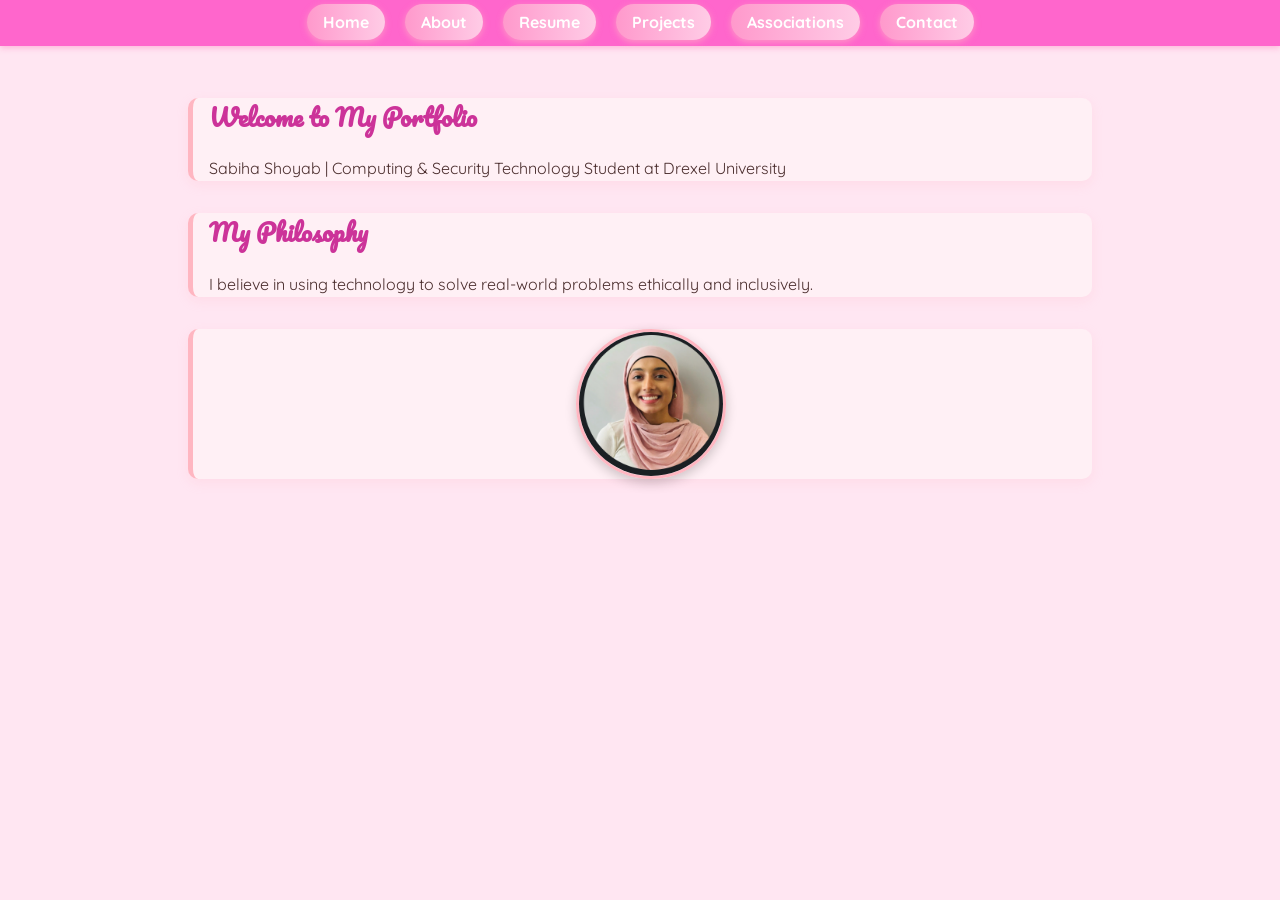
<file: index.html>
<!DOCTYPE html>
<html lang="en">
<head>
  <meta charset="UTF-8">
  <meta name="viewport" content="width=device-width, initial-scale=1.0">
  <title>Home | Sabiha Shoyab</title>
  <link rel="stylesheet" href="css/style.css">
  <link rel="stylesheet" href="https://cdn.jsdelivr.net/npm/aos@2.3.4/dist/aos.css">
</head>
<body>

  <!-- navigation bar -->
  <nav> 
    <ul class="nav-links">
      <li><a href="index.html">Home</a></li>
      <li><a href="about.html">About</a></li>
      <li><a href="resume.html">Resume</a></li>
      <li><a href="projects.html">Projects</a></li>
      <li><a href="associations.html">Associations</a></li>
      <li><a href="contact.html">Contact</a></li>
    </ul>

    <!-- burger menu for mobile -->
    <div class="burger">
      <div></div>
      <div></div>
      <div></div>
    </div>
  </nav>

  
  <!-- main content -->
  <div class="container">  
    <main>
      <section data-aos="fade-in">
        <h1>Welcome to My Portfolio</h1>
        <p>Sabiha Shoyab | Computing & Security Technology Student at Drexel University</p>
      </section>

      <section data-aos="fade-up">
        <h2>My Philosophy</h2>
        <p>I believe in using technology to solve real-world problems ethically and inclusively.</p>
      </section>

      <section data-aos="fade-in">
        <img src="images/info151headshot.png" alt="My headshot" class="profile-pic">
      </section>
    </main>
  </div>
  <!-- JavaScript for AOS + Burger -->
  <script src="https://cdn.jsdelivr.net/npm/aos@2.3.4/dist/aos.js"></script>
  <script src="js/script.js"></script>

</body>
</html>
</file>
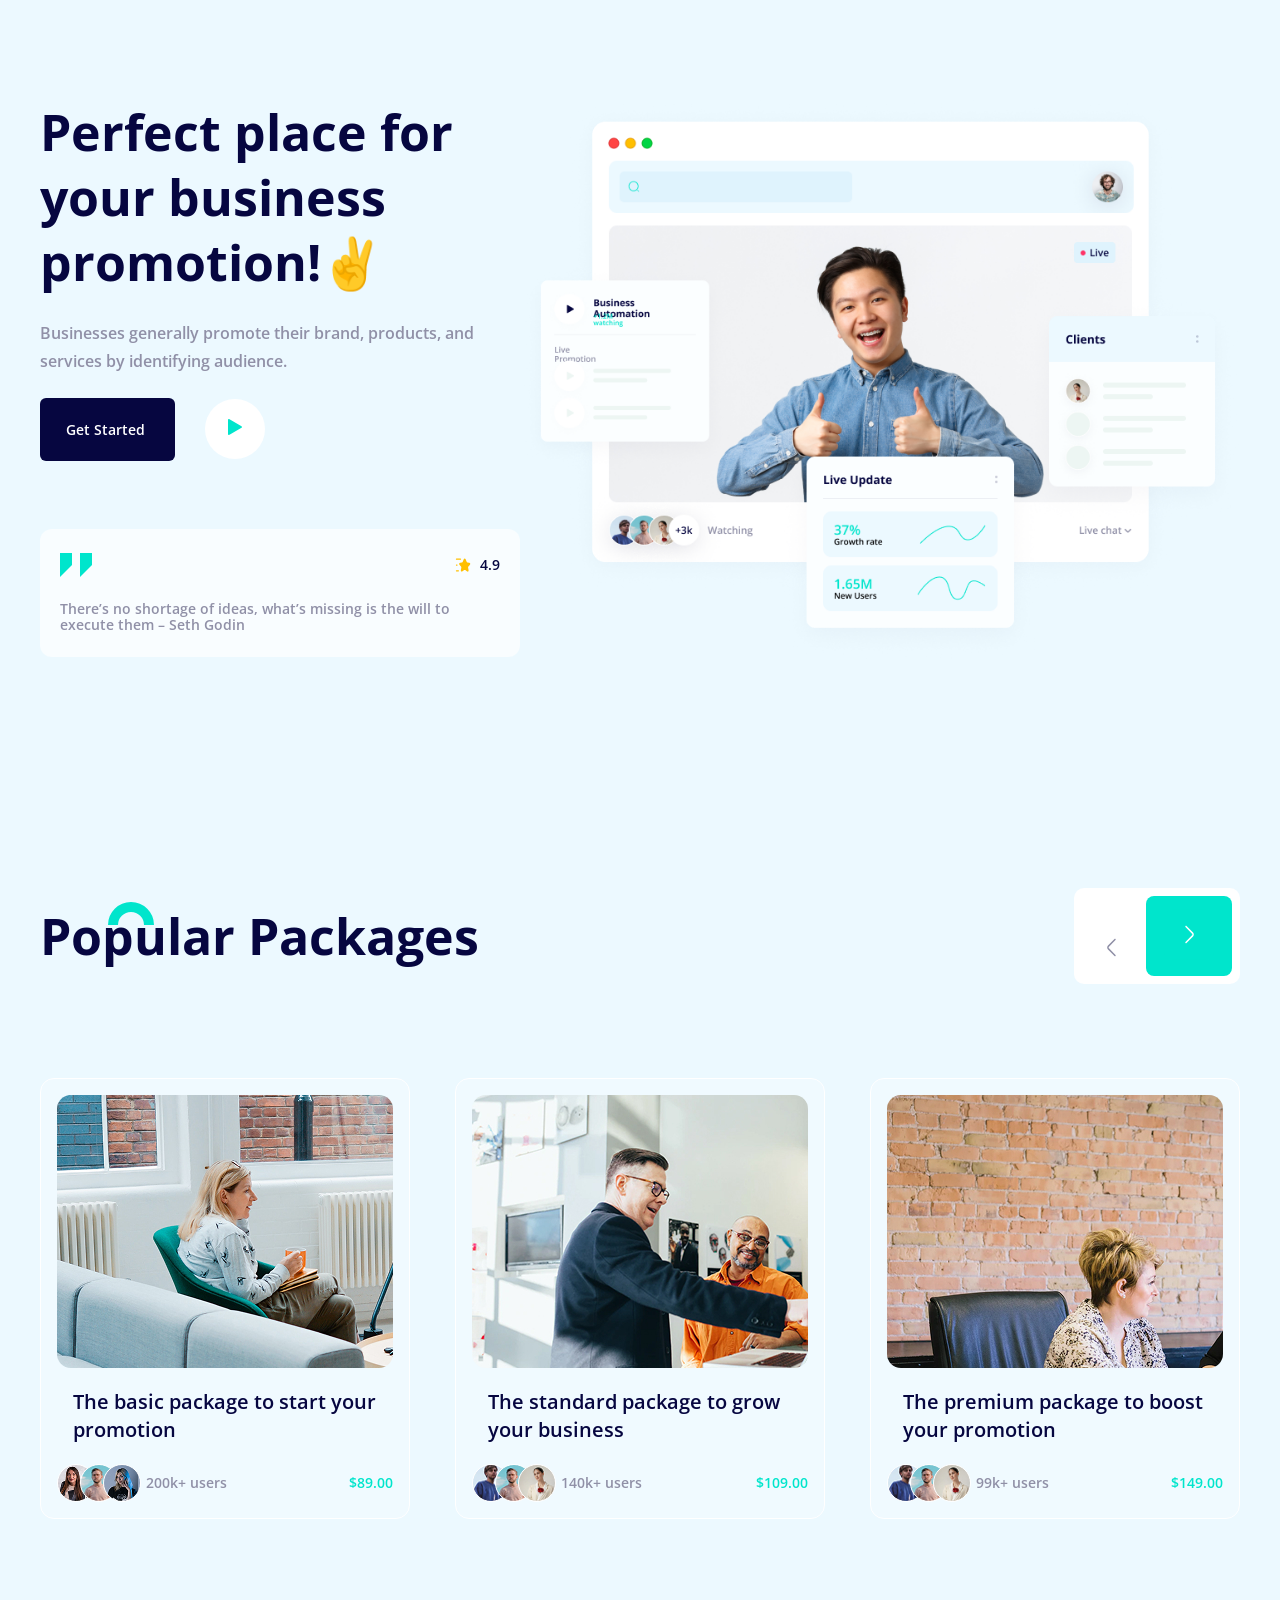
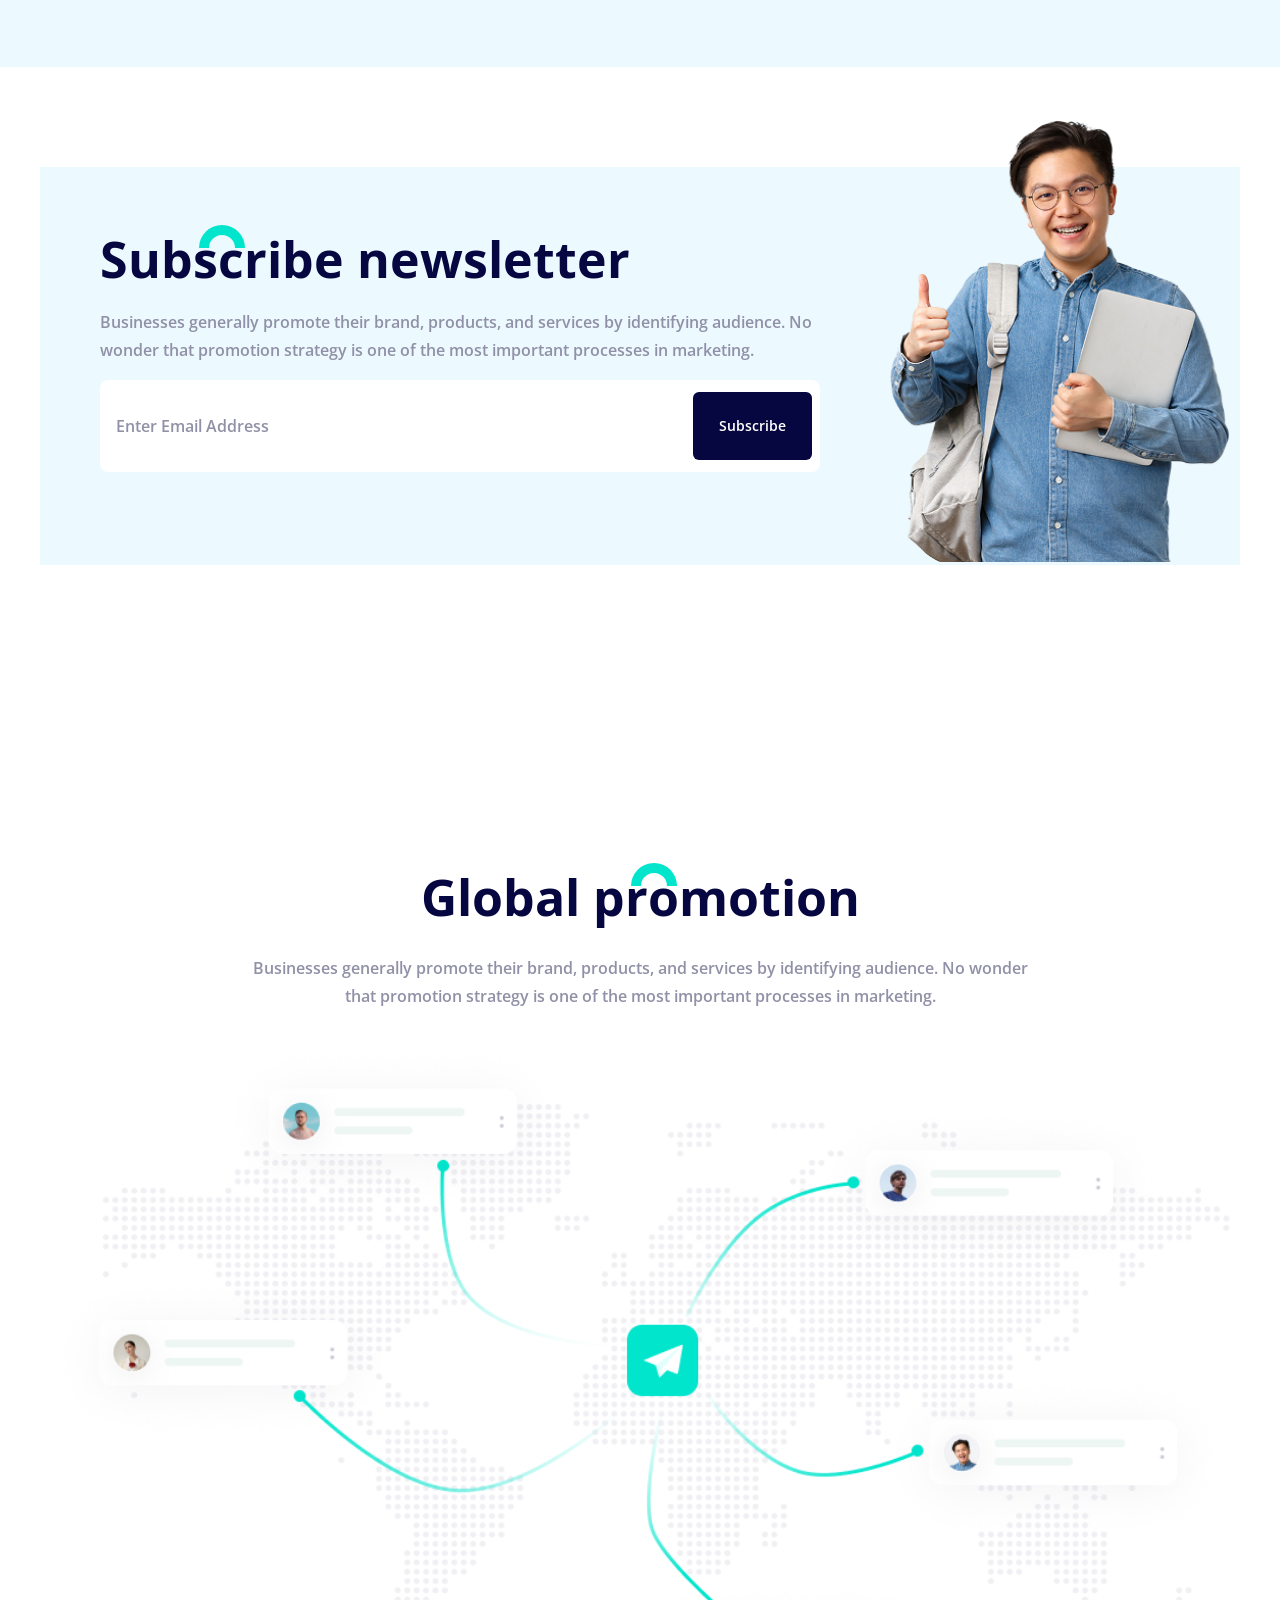
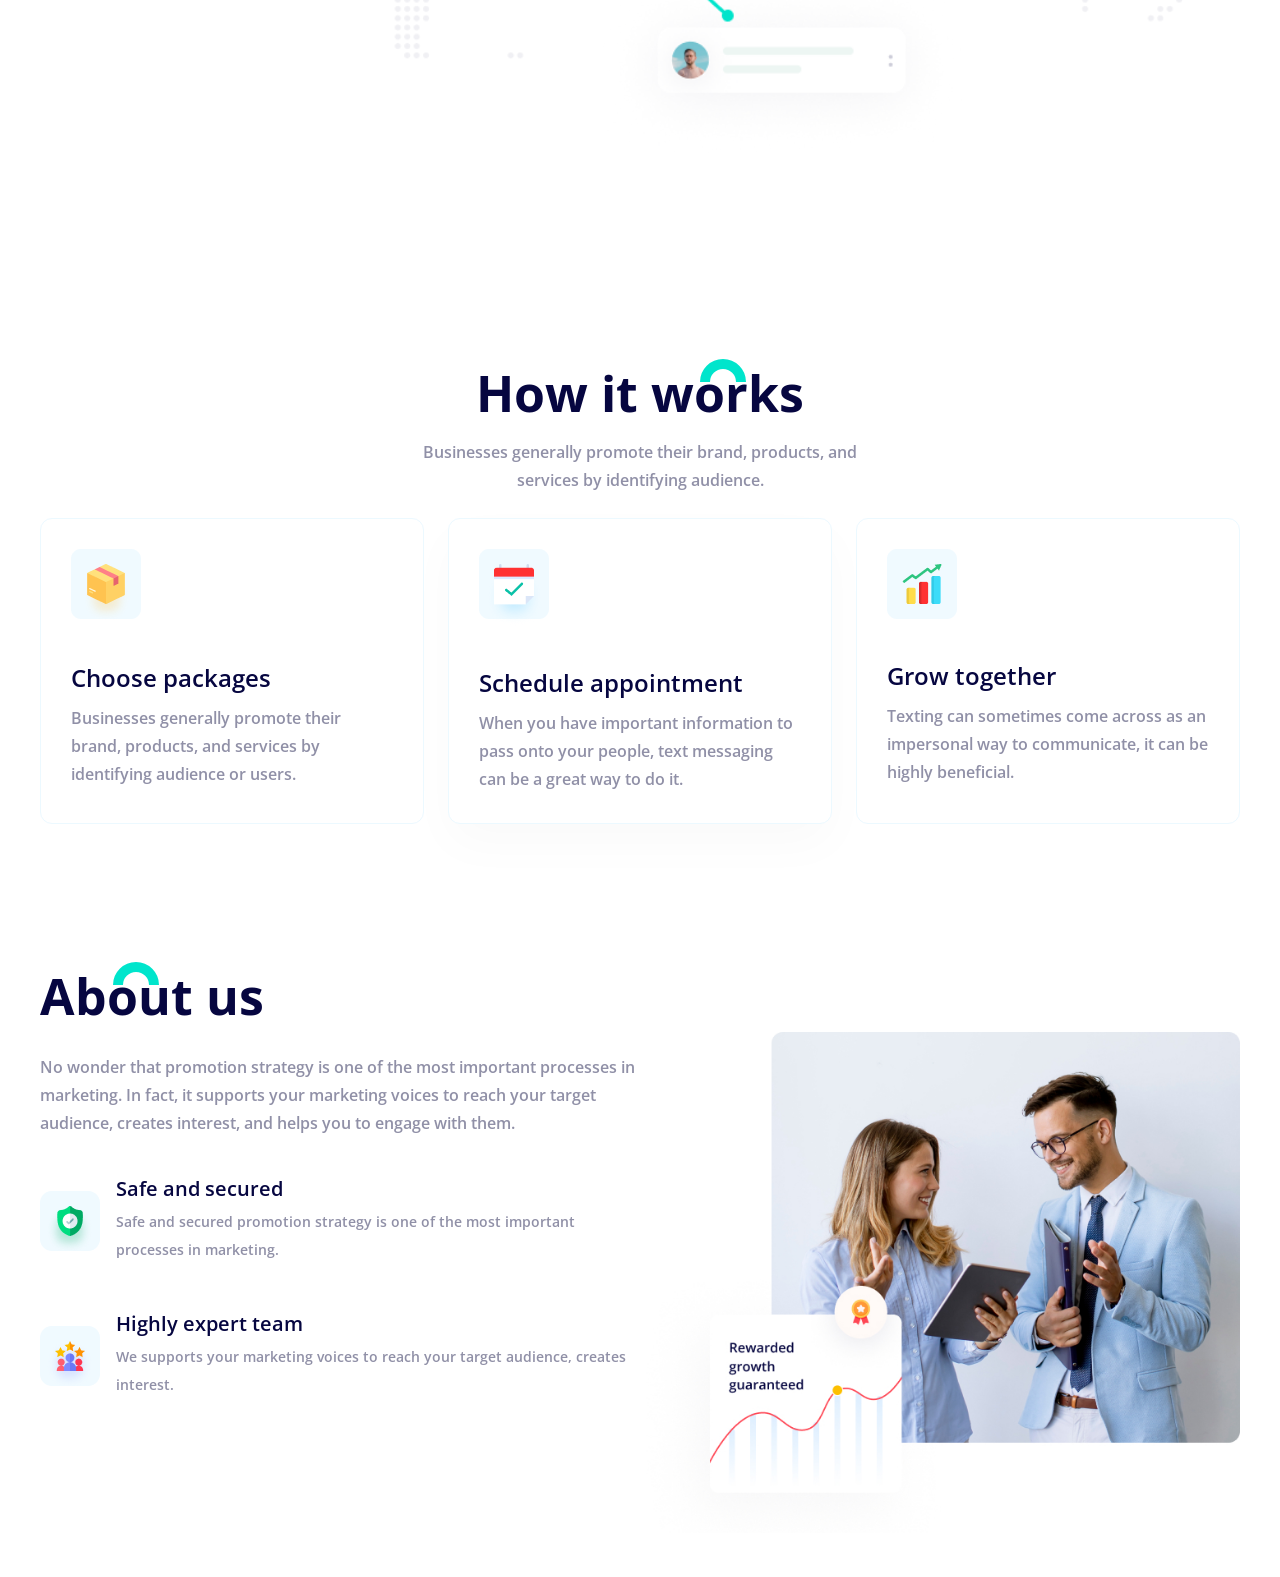
<file: deploy/index.html>
<!DOCTYPE html>
<html lang="en">
<head>
        <meta charset="UTF-8">
        <meta name="viewport" content="width=device-width, initial-scale=1.0">
        <meta http-equiv="X-UA-Compatible" content="ie=edge">
        <!-- Google Fonts -->
        <link rel="preconnect" href="https://fonts.googleapis.com">
        <link rel="preconnect" href="https://fonts.gstatic.com" crossorigin>
        <link href="https://fonts.googleapis.com/css2?family=Open+Sans:ital,wght@0,300..800;1,300..800&display=swap" rel="stylesheet">
        
        
        <link rel="stylesheet" href="css/styles.css">
        <title>In-Class Project / Homework </title>
    </head>
<body>

    <!-- <section id="mq-demo">
        <div>

        </div>
    </section> -->
    
<section id="hero">
    <div id="hero-content-container">
        <section>
            <article>
                <h1 class="section-title">Perfect place for your business promotion!✌️</h1>
                <p class="body-grey-text">Businesses generally promote their brand, products, and services by identifying audience.</p>
                <a href="#" class="nightBlue-btn">Get Started </a>
                <button><img src="img/hero/play-button.svg" alt="play button"></button>
            </article>
    
            <article id="hero-card">
                <div id="stats-bar">
                    <img src="img/hero/quote.svg" alt="quote icon">
                    <img src="img/hero/star.svg" alt="star icon" id="star-icon">
                    <h5>4.9</h5>
                </div>
    
                <p id="card-info">There’s no shortage of ideas, what’s missing is the will to execute them – Seth Godin</p>
            </article>
        </section>
        <!--this will be the tag for the image-->
        <aside>
            <img src="img/hero/hero-right.png" alt="image of happy person" class="img-scaler">
        </aside>
    </div>   
</section><section id="packages">
    <div id="top-content">
        <!-- <img src="img/packages/green rainbow.svg" alt="part of a green outline"> -->
        <h1 class="section-title">Po<span><img src="img/packages/green rainbow.svg" alt="green design">pu</span>lar Packages</h1>

        <div id="package-button-container">
            <button id="left-arrow"><img src="img/packages/arrow-left.svg" alt="arrow left button"></button>
            <button id="right-arrow"><img src="img/packages/arrow-right.svg" alt="arrow right button"></button>   
        </div>
    </div>


    <ul id="package-card-container">
        <li class="package-card" id="card-1">
            <!-- <img src="img/packages/card1.jpg" alt="hero images" class="img-scaler"> -->
             <div class="package-card-img"></div>
            <p>The basic package to start your promotion</p>

            <div class="package-status-bar">
                <ul class="user-icons">
                    <li class="icon-1"></li>
                    <li class="icon-3"></li>
                    <li class="icon-2"></li>
                </ul>
    
                <h4>200k+ users</h4>
                <h3>$89.00</h3>
            </div>
           
        
        </li>

        <li class="selected package-card" id="card-2">
            <!-- <img src="img/packages/card3.jpg" alt="hero images" class="img-scaler"> -->
            <div class="package-card-img"></div>
            <p>The standard package to grow your business</p>
            
            <div class="package-status-bar">
                <ul class="user-icons">
                    <li class="icon-1"></li>
                    <li class="icon-3"></li>
                    <li class="icon-2"></li>
                </ul>
                <h4>140k+ users</h4>
                <h3>$109.00</h3>
            </div>

        </li>

        <li class= "package-card" id="card-3">
            <!-- <img src="img/packages/card2.jpg" alt="hero images" class="img-scaler"> -->
            <div class="package-card-img"></div>
            <p>The premium package to boost your promotion</p>

           <div class="package-status-bar">
                <ul class="user-icons">
                    <li class="icon-1"></li>
                    <li class="icon-3"></li>
                    <li class="icon-2"></li>
                </ul>

                <h4>99k+ users</h4>
                <h3>$149.00</h3>
           </div> 
        </li>

    </ul>
</section><section id="newsletter" class="content-padding">
    <div id="newsletter-content">
        <section id="newsletter-left">
            <h1 class="section-title">Sub<span><img src="img/packages/green rainbow.svg" alt="green design">sc</span>ribe newsletter</h1>
            
            <p class="body-grey-text">Businesses generally promote their brand, products, and services by identifying audience. No wonder that promotion strategy is one of the most important processes in marketing.</p>
        
            <form action="#">
                <input type="text" placeholder="Enter Email Address">
                <div>
                    <button class="nightBlue-btn">Subscribe</button>
                </div>
            </form>
        </section>
        <aside>
            <img src="img/newsletter/student.png" alt="happy man" class="img-scaler">
        </aside>
    </div>
</section><section id="communication" class="content-padding">
    
    <div id="comms-content">
        <h1 class="section-title">Global p<span><img src="img/packages/green rainbow.svg" alt="green design">ro</span>motion</h1>
        <p class="body-grey-text">Businesses generally promote their brand, products, and services by identifying audience. No wonder that promotion strategy is one of the most important processes in marketing.</p>
    </div>
    
    <div id="comms-image">
        <img src="img/communication/image.png" alt="diagram for communication page" class="img-scaler">
    </div>
</section><section id="process" class="content-padding">
  
    
    <div id="process-title">
        <h1 class="section-title">How it w<span><img src="img/packages/green rainbow.svg" alt="green design">or</span>ks</h1>
        <p class="body-grey-text work-p">Businesses generally promote their brand, products, and services by identifying audience.</p>
    </div>
    

    <ul>
        <li id="card-1">
            <img src="img/process/icon-1.png" alt="box icon">
            <h2>Choose packages</h2>
            <p class="body-grey-text">Businesses generally promote their brand, products, and services by identifying audience or users.</p>
        </li>

    

        <li id="card-2" class="selected">
            <img src="img/process/icon-2.png" alt="schedule icon">
            <h2>Schedule appointment</h2>
            <p class="body-grey-text">When you have important information to pass onto your people, text messaging can be a great way to do it.</p>
        </li>
        


        <li id="card-3">
            <img src="img/process/icon-3.png" alt="diagram icon">
            <h2>Grow together </h2>
            <p class="body-grey-text">Texting can sometimes come across as an impersonal way to communicate, it can be highly beneficial.</p>
        </li>
        
    </ul>
</section><section id="about" class="content-padding">
    <section>
        
        
        <h1 class="section-title">Ab<span><img src="img/packages/green rainbow.svg" alt="green design">ou</span>t us</h1>
        <p class="body-grey-text about-p">No wonder that promotion strategy is one of the most important processes in marketing. In fact, it supports your marketing voices to reach your target audience, creates interest, and helps you to engage with them.</p>
        
        <ul>
            
            <li>
                <img src="img/about/icon-1.png" alt="checkmark icon">
                <div>
                    <h2>Safe and secured</h2>
                    <p class="body-grey-text">Safe and secured promotion strategy is one of the most important processes in marketing.</p>
                </div>
            </li>


            <li>
                <img src="img/about/icon-2.png" alt="people icon">
                <div>
                    <h2>Highly expert team</h2>
                    <p class="body-grey-text">We supports your marketing voices to reach your target audience, creates interest.</p>
                </div>
            </li>
            
        </ul>
    </section>
    
    <aside>
        <img src="img/about/about-hero.jpg" alt="picture of people" class="img-scaler">
    </aside>
    
</section>    <script src="js/scripts-min.js"></script>

</body>

</html>
</file>
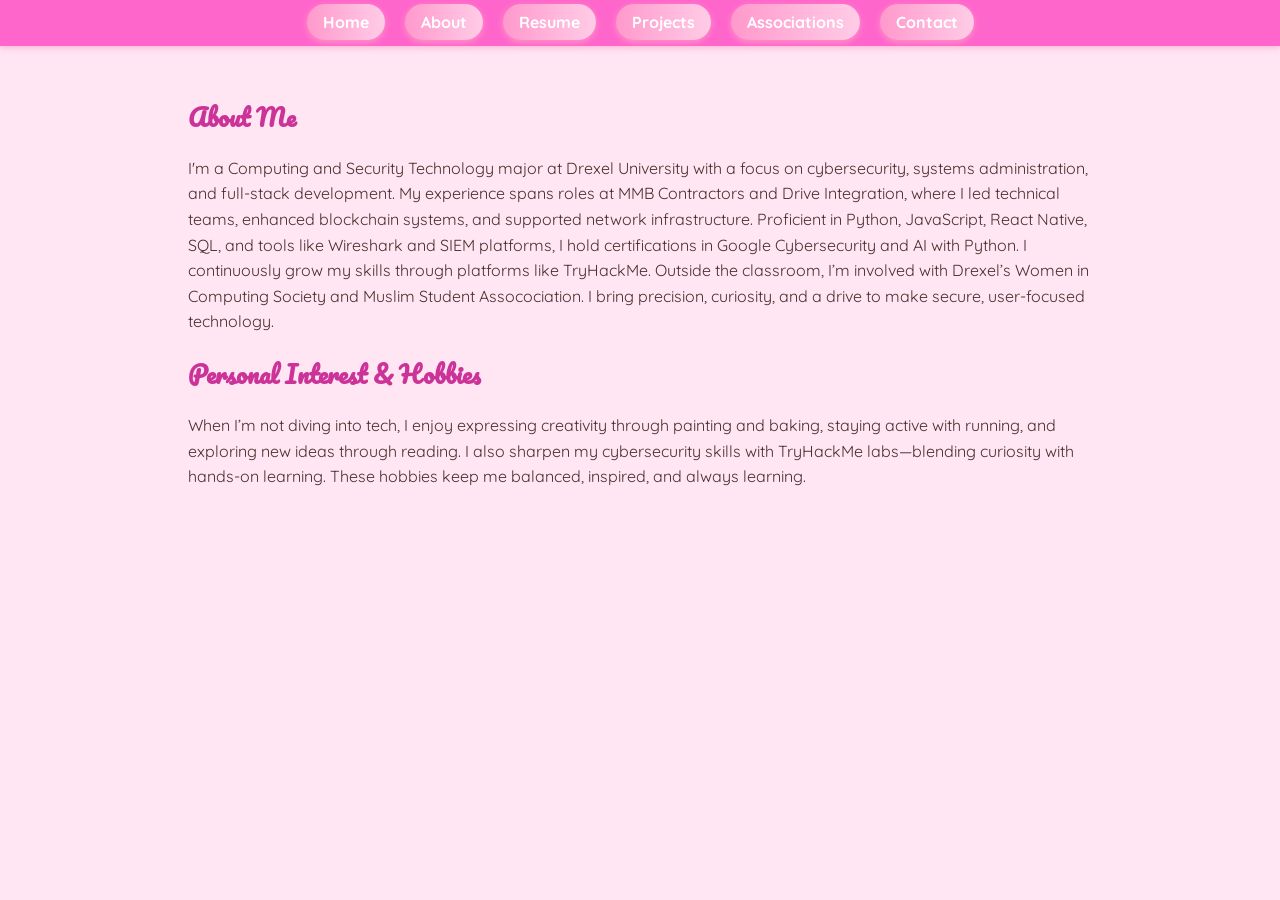
<file: about.html>
<!DOCTYPE html>
<html lang="en">
<head>
  <meta charset="UTF-8">
  <meta name="viewport" content="width=device-width, initial-scale=1.0">
  <title>About | Your Name</title>
  <link rel="stylesheet" href="css/style.css">
  <link rel="stylesheet" href="https://cdn.jsdelivr.net/npm/aos@2.3.4/dist/aos.css">
</head>
<body>

  <!-- navigation bar -->
  <nav>
    <ul class="nav-links">
      <li><a href="index.html">Home</a></li>
      <li><a href="about.html">About</a></li>
      <li><a href="resume.html">Resume</a></li>
      <li><a href="projects.html">Projects</a></li>
      <li><a href="associations.html">Associations</a></li>
      <li><a href="contact.html">Contact</a></li>
    </ul>

    <!-- burger menu for mobile -->
    <div class="burger">
      <div></div>
      <div></div>
      <div></div>
    </div>
  </nav>

  <!-- main content -->
  <div class="container">  
    <main>
      <h2 data-aos="fade-up">About Me</h2>
      <p data-aos="fade-in">
        I'm a Computing and Security Technology major at Drexel University with a focus on cybersecurity, systems administration, and full-stack development. My experience spans roles at MMB Contractors and Drive Integration, where I led technical teams, enhanced blockchain systems, and supported network infrastructure. Proficient in Python, JavaScript, React Native, SQL, and tools like Wireshark and SIEM platforms, I hold certifications in Google Cybersecurity and AI with Python. I continuously grow my skills through platforms like TryHackMe. Outside the classroom, I’m involved with Drexel’s Women in Computing Society and Muslim Student Assocociation. I bring precision, curiosity, and a drive to make secure, user-focused technology.
      </p>

      <h2 data-aos="fade-up">Personal Interest & Hobbies</h2> 
      <p data-aos="fade-in">
        When I’m not diving into tech, I enjoy expressing creativity through painting and baking, staying active with running, and exploring new ideas through reading. I also sharpen my cybersecurity skills with TryHackMe labs—blending curiosity with hands-on learning. These hobbies keep me balanced, inspired, and always learning.
      </p>
      <p></p>
  


    </main>
  </div>
  <!-- JavaScript (AOS + burger menu) -->
  <script src="https://cdn.jsdelivr.net/npm/aos@2.3.4/dist/aos.js"></script>
  <script src="js/script.js"></script>

</body>
</html>
</file>
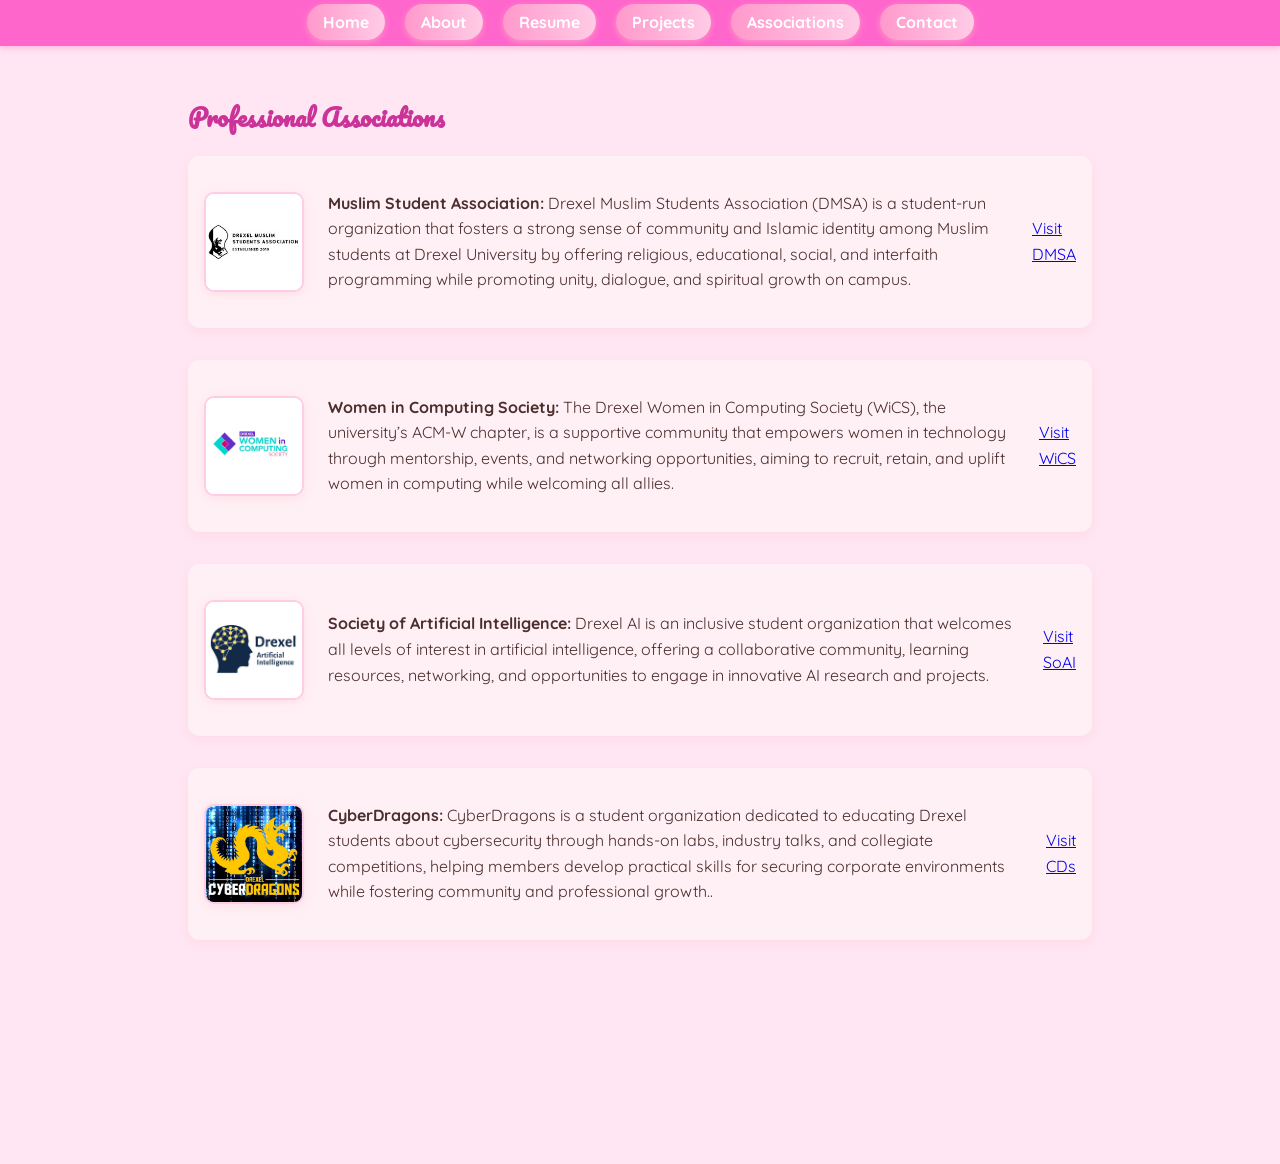
<file: associations.html>
<!DOCTYPE html>
<html lang="en">
<head>
  <meta charset="UTF-8">
  <meta name="viewport" content="width=device-width, initial-scale=1.0">
  <meta name="theme-color" content="#ffe6f2">
  <title>Associations | Your Name</title>
  <link rel="stylesheet" href="css/style.css">
  <link rel="stylesheet" href="https://cdn.jsdelivr.net/npm/aos@2.3.4/dist/aos.css">
</head>
<body>

  <!-- navigation bar -->
  <nav>
    <ul class="nav-links">
      <li><a href="index.html">Home</a></li>
      <li><a href="about.html">About</a></li>
      <li><a href="resume.html">Resume</a></li>
      <li><a href="projects.html">Projects</a></li>
      <li><a href="associations.html">Associations</a></li>
      <li><a href="contact.html">Contact</a></li>
    </ul>

    <!-- burger menu for mobile -->
    <div class="burger">
      <div></div>
      <div></div>
      <div></div>
    </div>
  </nav>

  <!-- main content -->
  <div class="container"> 
    <main>
      <h2 data-aos="fade-up">Professional Associations</h2>

      <div class="org" data-aos="fade-right">
        <img src="images/MSA.jpg" alt="MSA logo" width="100">
        <p><strong>Muslim Student Association:</strong> Drexel Muslim Students Association (DMSA) is a student-run organization that fosters a strong sense of community and Islamic identity among Muslim students at Drexel University by offering religious, educational, social, and interfaith programming while promoting unity, dialogue, and spiritual growth on campus.</p>
        <a href="https://drexel.campuslabs.com/engage/organization/drexel-muslim-students-association" target="_blank">Visit DMSA</a>
      </div>

      <div class="org" data-aos="fade-left">
        <img src="images/WICS.png" alt="WICS logo" width="100">
        <p><strong>Women in Computing Society:</strong> The Drexel Women in Computing Society (WiCS), the university’s ACM-W chapter, is a supportive community that empowers women in technology through mentorship, events, and networking opportunities, aiming to recruit, retain, and uplift women in computing while welcoming all allies.</p>
        <a href="https://drexelwics.hosting.acm.org/" target="_blank">Visit WiCS</a>
      </div>

      <div class="org" data-aos="fade-right">
        <img src="images/SoAI.png" alt="SoAI logo" width="100">
        <p><strong>Society of Artificial Intelligence:</strong> Drexel AI is an inclusive student organization that welcomes all levels of interest in artificial intelligence, offering a collaborative community, learning resources, networking, and opportunities to engage in innovative AI research and projects.</p>
        <a href="https://drexelai.com/" target="_blank">Visit SoAI</a>
      </div>

      <div class="org" data-aos="fade-left">
        <img src="images/cyberdragons.jpg" alt="CyberDragons logo" width="100">
        <p><strong>CyberDragons:</strong> CyberDragons is a student organization dedicated to educating Drexel students about cybersecurity through hands-on labs, industry talks, and collegiate competitions, helping members develop practical skills for securing corporate environments while fostering community and professional growth..</p>
        <a href="https://drexel.campuslabs.com/engage/organization/cyberdragons" target="_blank">Visit CDs</a>
      </div>
    </main>
  </div>

  <!-- JavaScript (AOS + burger menu) -->
  <script src="https://cdn.jsdelivr.net/npm/aos@2.3.4/dist/aos.js"></script>
  <script>
    AOS.init({
      once: true,
      duration: 800,
      offset: 50
    });
  </script>
  <script src="js/script.js"></script>

</body>
</html>
</file>
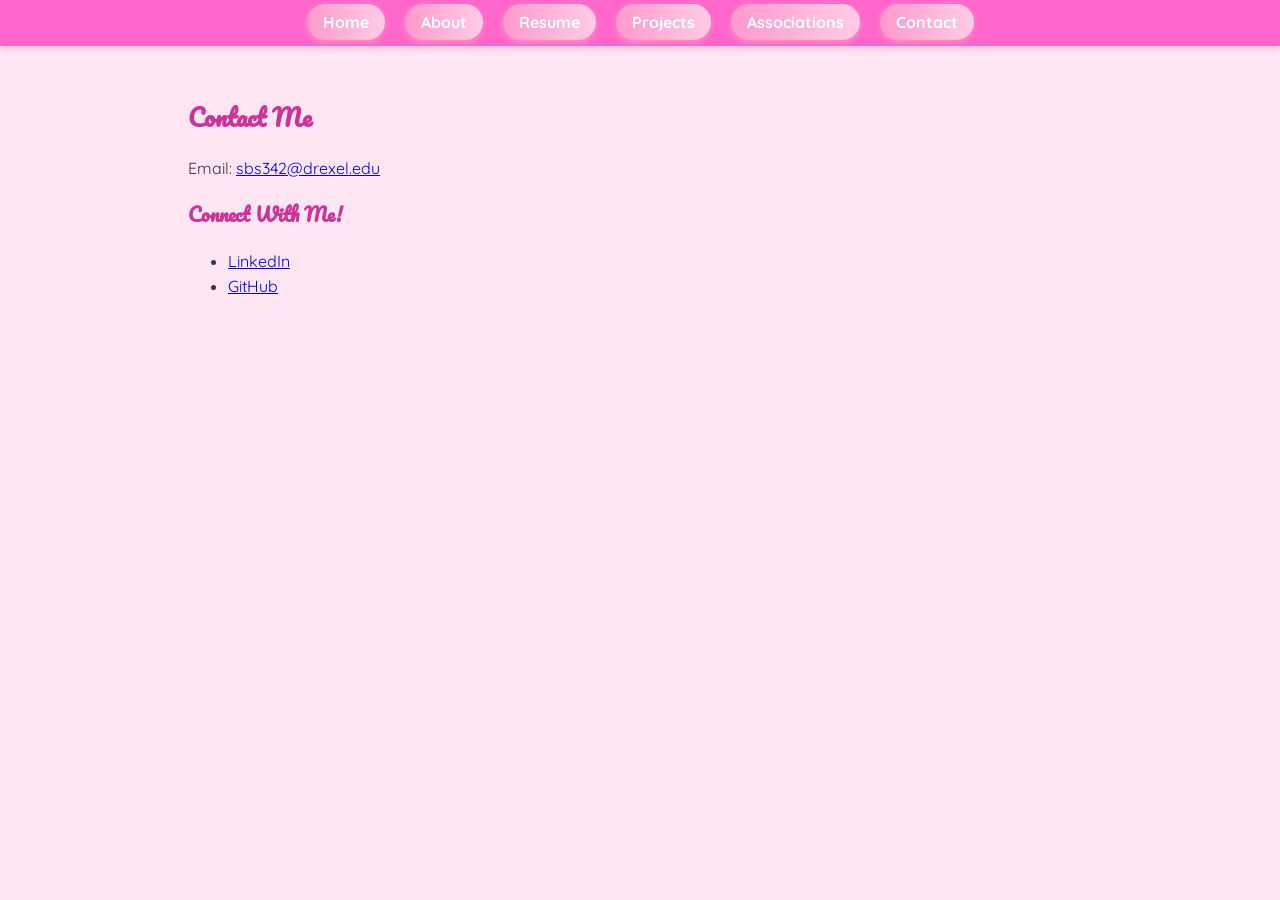
<file: contact.html>
<!DOCTYPE html>
<html lang="en">
<head>
  <meta charset="UTF-8">
  <meta name="viewport" content="width=device-width, initial-scale=1.0">
  <title>Contact | Your Name</title>
  <link rel="stylesheet" href="css/style.css">
  <link rel="stylesheet" href="https://cdn.jsdelivr.net/npm/aos@2.3.4/dist/aos.css">
</head>
<body>

  <nav>
    <ul class="nav-links">
      <li><a href="index.html">Home</a></li>
      <li><a href="about.html">About</a></li>
      <li><a href="resume.html">Resume</a></li>
      <li><a href="projects.html">Projects</a></li>
      <li><a href="associations.html">Associations</a></li>
      <li><a href="contact.html">Contact</a></li>
    </ul>
    <div class="burger">
      <div></div>
      <div></div>
      <div></div>
    </div>
  </nav>

  <div class="container"> 
    <main>
      <h2 data-aos="fade-up">Contact Me</h2>

      <p data-aos="fade-in">Email: <a href="mailto:youremail@example.com">sbs342@drexel.edu</a></p>

      <h3 data-aos="fade-up">Connect With Me!</h3>
      <ul data-aos="fade-up">
        <li><a href="https://www.linkedin.com/in/sabiha-shoyab-7a05a22b5/" target="_blank">LinkedIn</a></li>
        <li><a href="https://github.com/sabihashoyab" target="_blank">GitHub</a></li>
      </ul>
    </main>
  </div>
  <script src="https://cdn.jsdelivr.net/npm/aos@2.3.4/dist/aos.js"></script>
  <script src="js/script.js"></script>
</body>
</html>
</file>
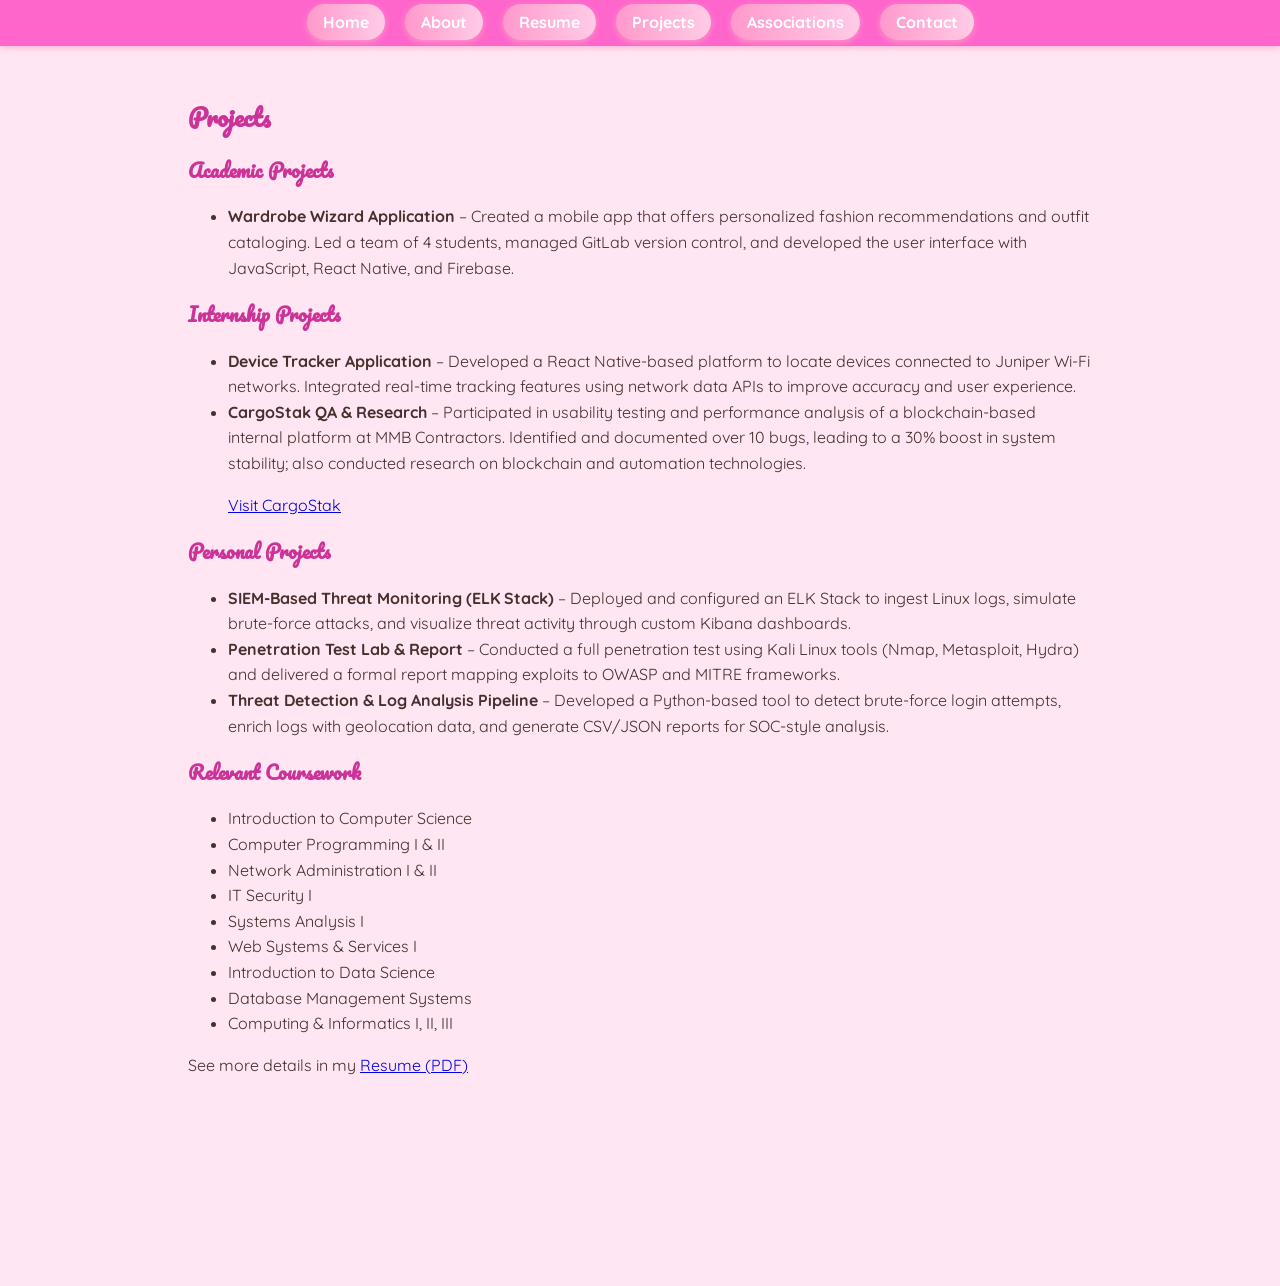
<file: projects.html>
<!DOCTYPE html>
<html lang="en">
<head>
  <meta charset="UTF-8">
  <meta name="viewport" content="width=device-width, initial-scale=1.0">
  <title>Projects | Your Name</title>
  <link rel="stylesheet" href="css/style.css">
  <link rel="stylesheet" href="https://cdn.jsdelivr.net/npm/aos@2.3.4/dist/aos.css">
  <link rel="stylesheet" href="https://cdn.jsdelivr.net/npm/@fancyapps/ui/dist/fancybox.css" />
</head>
<body>

  <nav>
    <ul class="nav-links">
      <li><a href="index.html">Home</a></li>
      <li><a href="about.html">About</a></li>
      <li><a href="resume.html">Resume</a></li>
      <li><a href="projects.html">Projects</a></li>
      <li><a href="associations.html">Associations</a></li>
      <li><a href="contact.html">Contact</a></li>
    </ul>
    <div class="burger">
      <div></div>
      <div></div>
      <div></div>
    </div>
  </nav>

<div class="container"> 
  <main>
    <h2 data-aos="fade-up">Projects</h2>

    <h3 data-aos="fade-right">Academic Projects</h3>
    <ul>
      <li>
        <strong>Wardrobe Wizard Application</strong> – Created a mobile app that offers personalized fashion recommendations and outfit cataloging. Led a team of 4 students, managed GitLab version control, and developed the user interface with JavaScript, React Native, and Firebase.
      </li>
    </ul>

    <h3 data-aos="fade-right">Internship Projects</h3>
    <ul>
      <li>
        <strong>Device Tracker Application</strong> – Developed a React Native-based platform to locate devices connected to Juniper Wi-Fi networks. Integrated real-time tracking features using network data APIs to improve accuracy and user experience.
      </li>
      <li>
        <strong>CargoStak QA & Research</strong> – Participated in usability testing and performance analysis of a blockchain-based internal platform at MMB Contractors. Identified and documented over 10 bugs, leading to a 30% boost in system stability; also conducted research on blockchain and automation technologies.
        <p></p>
        <a href="https://cargostak.com/" target="_blank">Visit CargoStak</a>
      </li>
    </ul>

    <h3 data-aos="fade-right">Personal Projects</h3>
    <ul>
      <li>
        <strong>SIEM-Based Threat Monitoring (ELK Stack) </strong> – Deployed and configured an ELK Stack to ingest Linux logs, simulate brute-force attacks, and visualize threat activity through custom Kibana dashboards.
      </li>
      <li>
        <strong>Penetration Test Lab & Report </strong> – Conducted a full penetration test using Kali Linux tools (Nmap, Metasploit, Hydra) and delivered a formal report mapping exploits to OWASP and MITRE frameworks.
      </li>
      <li>
        <strong>Threat Detection & Log Analysis Pipeline</strong> – Developed a Python-based tool to detect brute-force login attempts, enrich logs with geolocation data, and generate CSV/JSON reports for SOC-style analysis.
      </li>
    </ul>

    <h3 data-aos="fade-right">Relevant Coursework</h3>
    <ul>
      <li>Introduction to Computer Science</li>
      <li>Computer Programming I & II</li>
      <li>Network Administration I & II</li>
      <li>IT Security I</li>
      <li>Systems Analysis I</li>
      <li>Web Systems & Services I</li>
      <li>Introduction to Data Science</li>
      <li>Database Management Systems</li>
      <li>Computing & Informatics I, II, III</li>
    </ul>

    <p>See more details in my <a href="pdf/SabihaShoyabResume-2025(new example).pdf" download>Resume (PDF)</a></p>
  </main>
</div>



  <script src="https://cdn.jsdelivr.net/npm/aos@2.3.4/dist/aos.js"></script>
  <script src="https://cdn.jsdelivr.net/npm/@fancyapps/ui/dist/fancybox.umd.js"></script>
  <script src="js/script.js"></script>

</body>
</html>
</file>
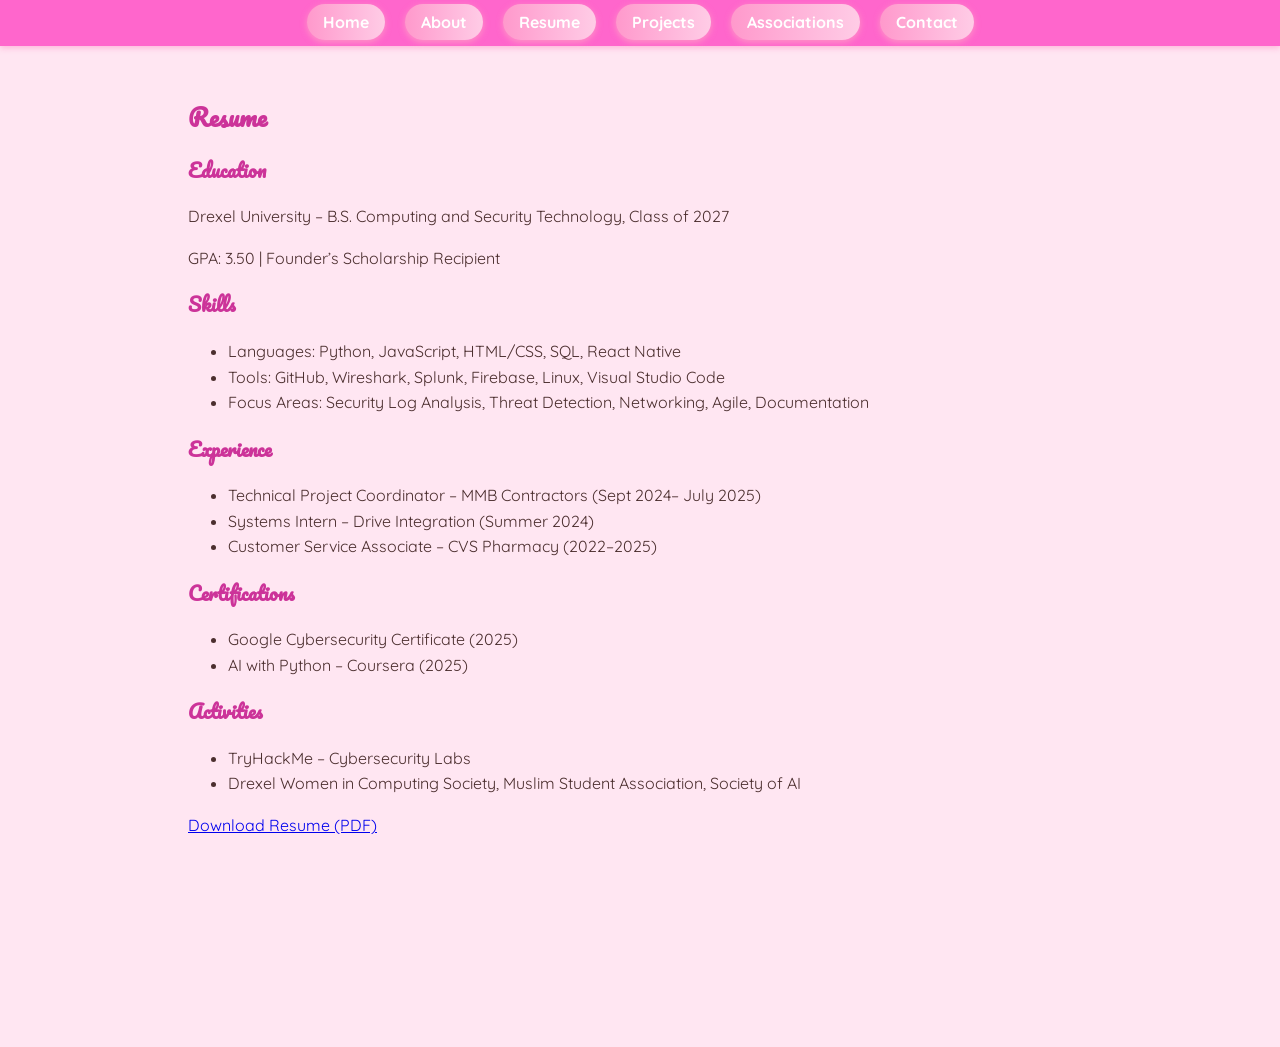
<file: resume.html>
<!DOCTYPE html>
<html lang="en">
<head>
  <meta charset="UTF-8">
  <meta name="viewport" content="width=device-width, initial-scale=1.0">
  <title>Resume | Your Name</title>
  <link rel="stylesheet" href="css/style.css">
  <link rel="stylesheet" href="https://cdn.jsdelivr.net/npm/aos@2.3.4/dist/aos.css">
</head>
<body>

  <nav>
    <ul class="nav-links">
      <li><a href="index.html">Home</a></li>
      <li><a href="about.html">About</a></li>
      <li><a href="resume.html">Resume</a></li>
      <li><a href="projects.html">Projects</a></li>
      <li><a href="associations.html">Associations</a></li>
      <li><a href="contact.html">Contact</a></li>
    </ul>
    <div class="burger">
      <div></div>
      <div></div>
      <div></div>
    </div>
  </nav>

  <div class="container"> 
    <main>
      <h2 data-aos="fade-up">Resume</h2>

      <h3 data-aos="fade-right">Education</h3>
      <p>Drexel University – B.S. Computing and Security Technology, Class of 2027</p>
      <p>GPA: 3.50 | Founder’s Scholarship Recipient</p>

      <h3 data-aos="fade-right">Skills</h3>
      <ul>
        <li>Languages: Python, JavaScript, HTML/CSS, SQL, React Native</li>
        <li>Tools: GitHub, Wireshark, Splunk, Firebase, Linux, Visual Studio Code</li>
        <li>Focus Areas: Security Log Analysis, Threat Detection, Networking, Agile, Documentation</li>
      </ul>

      <h3 data-aos="fade-right">Experience</h3>
      <ul>
        <li>Technical Project Coordinator – MMB Contractors (Sept 2024– July 2025)</li>
        <li>Systems Intern – Drive Integration (Summer 2024)</li>
        <li>Customer Service Associate – CVS Pharmacy (2022–2025)</li>
      </ul>

      <h3 data-aos="fade-right">Certifications</h3>
      <ul>
        <li>Google Cybersecurity Certificate (2025)</li>
        <li>AI with Python – Coursera (2025)</li>
      </ul>

      <h3 data-aos="fade-right">Activities</h3>
      <ul>
        <li>TryHackMe – Cybersecurity Labs</li>
        <li>Drexel Women in Computing Society, Muslim Student Association, Society of AI</li>
      </ul>

      <p><a href="pdf/SabihaShoyabResume-2025(new example)" download>Download Resume (PDF)</a></p>
    </main>
  </div>
  <script src="https://cdn.jsdelivr.net/npm/aos@2.3.4/dist/aos.js"></script>
  <script src="js/script.js"></script>

</body>
</html>
</file>
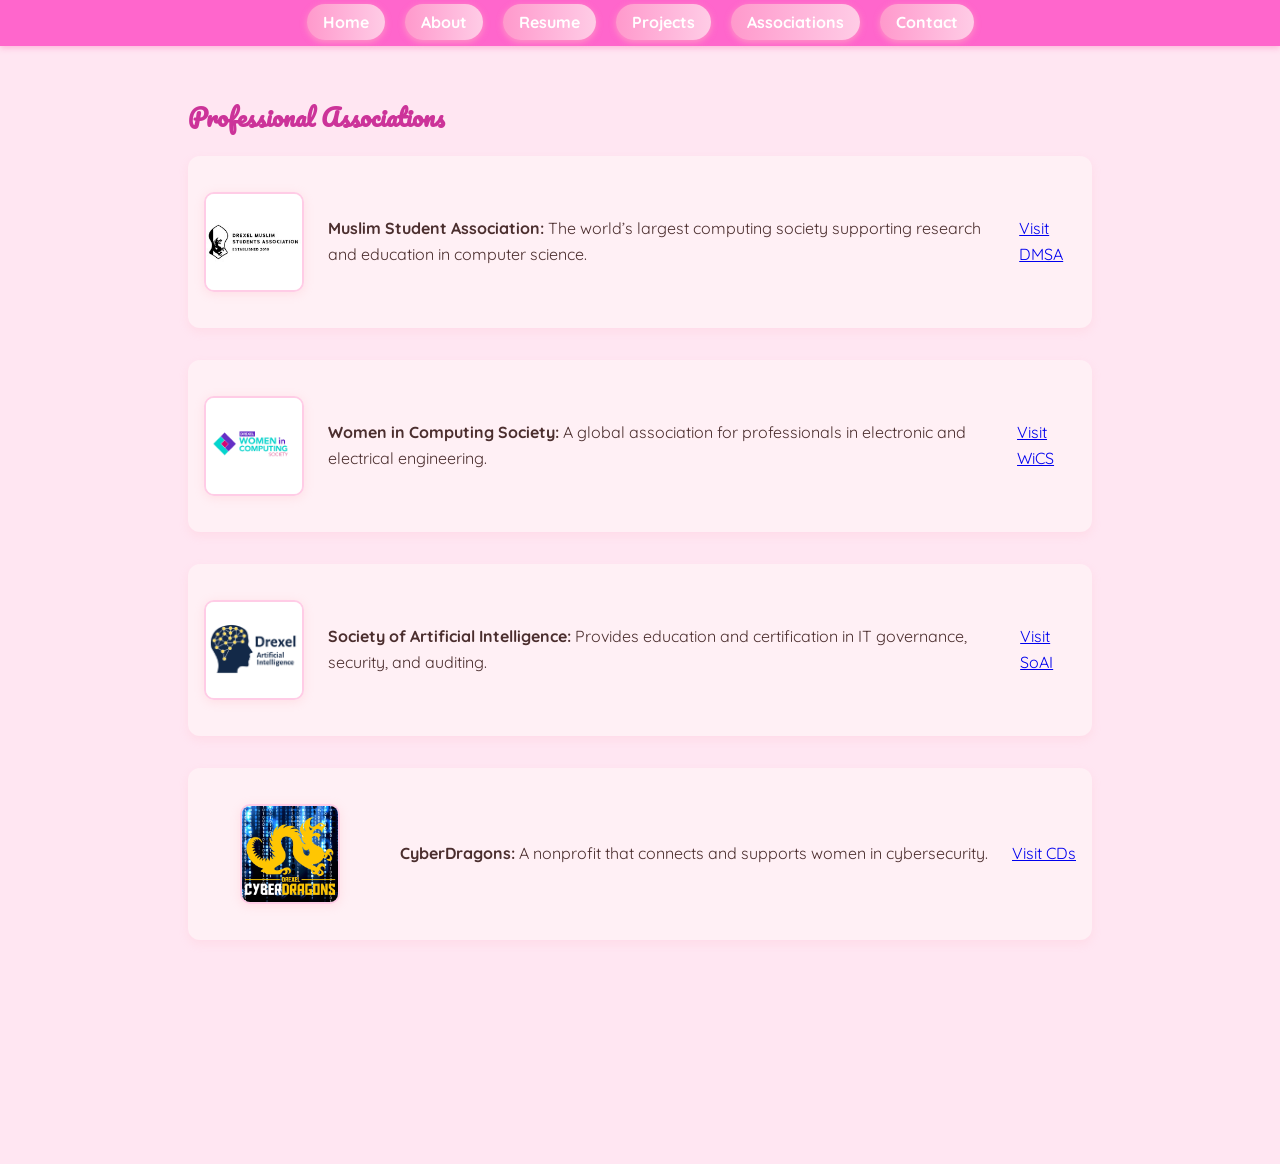
<file: portfolio/associations.html>
<!DOCTYPE html>
<html lang="en">
<head>
  <meta charset="UTF-8">
  <meta name="viewport" content="width=device-width, initial-scale=1.0">
  <meta name="theme-color" content="#ffe6f2">
  <title>Associations | Your Name</title>
  <link rel="stylesheet" href="css/style.css">
  <link rel="stylesheet" href="https://cdn.jsdelivr.net/npm/aos@2.3.4/dist/aos.css">
</head>
<body>

  <!-- NAVIGATION BAR -->
  <nav>
    <ul class="nav-links">
      <li><a href="index.html">Home</a></li>
      <li><a href="about.html">About</a></li>
      <li><a href="resume.html">Resume</a></li>
      <li><a href="projects.html">Projects</a></li>
      <li><a href="associations.html">Associations</a></li>
      <li><a href="contact.html">Contact</a></li>
    </ul>

    <!-- Burger menu for mobile -->
    <div class="burger">
      <div></div>
      <div></div>
      <div></div>
    </div>
  </nav>

  <!-- MAIN CONTENT -->
  <div class="container"> 
    <main>
      <h2 data-aos="fade-up">Professional Associations</h2>

      <div class="org" data-aos="fade-right">
        <img src="images/MSA.jpg" alt="MSA logo" width="100">
        <p><strong>Muslim Student Association:</strong> The world’s largest computing society supporting research and education in computer science.</p>
        <a href="https://drexel.campuslabs.com/engage/organization/drexel-muslim-students-association" target="_blank">Visit DMSA</a>
      </div>

      <div class="org" data-aos="fade-left">
        <img src="images/WICS.png" alt="WICS logo" width="100">
        <p><strong>Women in Computing Society:</strong> A global association for professionals in electronic and electrical engineering.</p>
        <a href="https://drexelwics.hosting.acm.org/" target="_blank">Visit WiCS</a>
      </div>

      <div class="org" data-aos="fade-right">
        <img src="images/SoAI.png" alt="SoAI logo" width="100">
        <p><strong>Society of Artificial Intelligence:</strong> Provides education and certification in IT governance, security, and auditing.</p>
        <a href="https://drexelai.com/g" target="_blank">Visit SoAI</a>
      </div>

      <div class="org" data-aos="fade-left">
        <img src="images/cyberdragons.jpg" alt="CyberDragons logo" width="100">
        <p><strong>CyberDragons:</strong> A nonprofit that connects and supports women in cybersecurity.</p>
        <a href="https://drexel.campuslabs.com/engage/organization/cyberdragons" target="_blank">Visit CDs</a>
      </div>
    </main>
  </div>

  <!-- JavaScript (AOS + burger menu) -->
  <script src="https://cdn.jsdelivr.net/npm/aos@2.3.4/dist/aos.js"></script>
  <script>
    AOS.init({
      once: true,
      duration: 800,
      offset: 50
    });
  </script>
  <script src="js/script.js"></script>

</body>
</html>
</file>
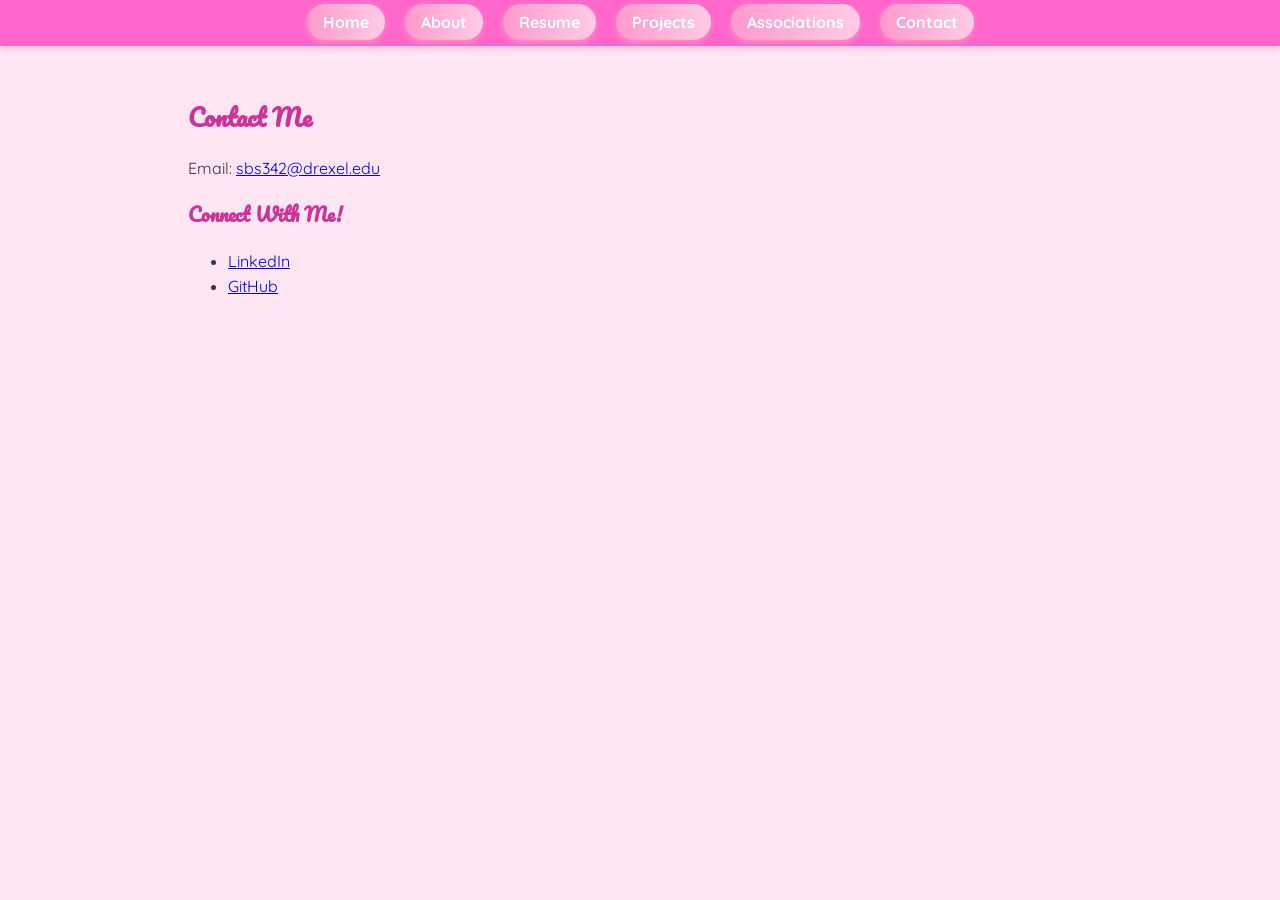
<file: portfolio/contact.html>
<!DOCTYPE html>
<html lang="en">
<head>
  <meta charset="UTF-8">
  <meta name="viewport" content="width=device-width, initial-scale=1.0">
  <title>Contact | Your Name</title>
  <link rel="stylesheet" href="css/style.css">
  <link rel="stylesheet" href="https://cdn.jsdelivr.net/npm/aos@2.3.4/dist/aos.css">
</head>
<body>

  <nav>
    <ul class="nav-links">
      <li><a href="index.html">Home</a></li>
      <li><a href="about.html">About</a></li>
      <li><a href="resume.html">Resume</a></li>
      <li><a href="projects.html">Projects</a></li>
      <li><a href="associations.html">Associations</a></li>
      <li><a href="contact.html">Contact</a></li>
    </ul>
    <div class="burger">
      <div></div>
      <div></div>
      <div></div>
    </div>
  </nav>

  <div class="container"> 
    <main>
      <h2 data-aos="fade-up">Contact Me</h2>

      <p data-aos="fade-in">Email: <a href="mailto:youremail@example.com">sbs342@drexel.edu</a></p>

      <h3 data-aos="fade-up">Connect With Me!</h3>
      <ul data-aos="fade-up">
        <li><a href="https://www.linkedin.com/in/sabiha-shoyab-7a05a22b5/" target="_blank">LinkedIn</a></li>
        <li><a href="https://github.com/sbs342/INFO-151-900/tree/WebPortfolioProject" target="_blank">GitHub</a></li>
      </ul>
    </main>
  </div>
  <script src="https://cdn.jsdelivr.net/npm/aos@2.3.4/dist/aos.js"></script>
  <script src="js/script.js"></script>
</body>
</html>
</file>
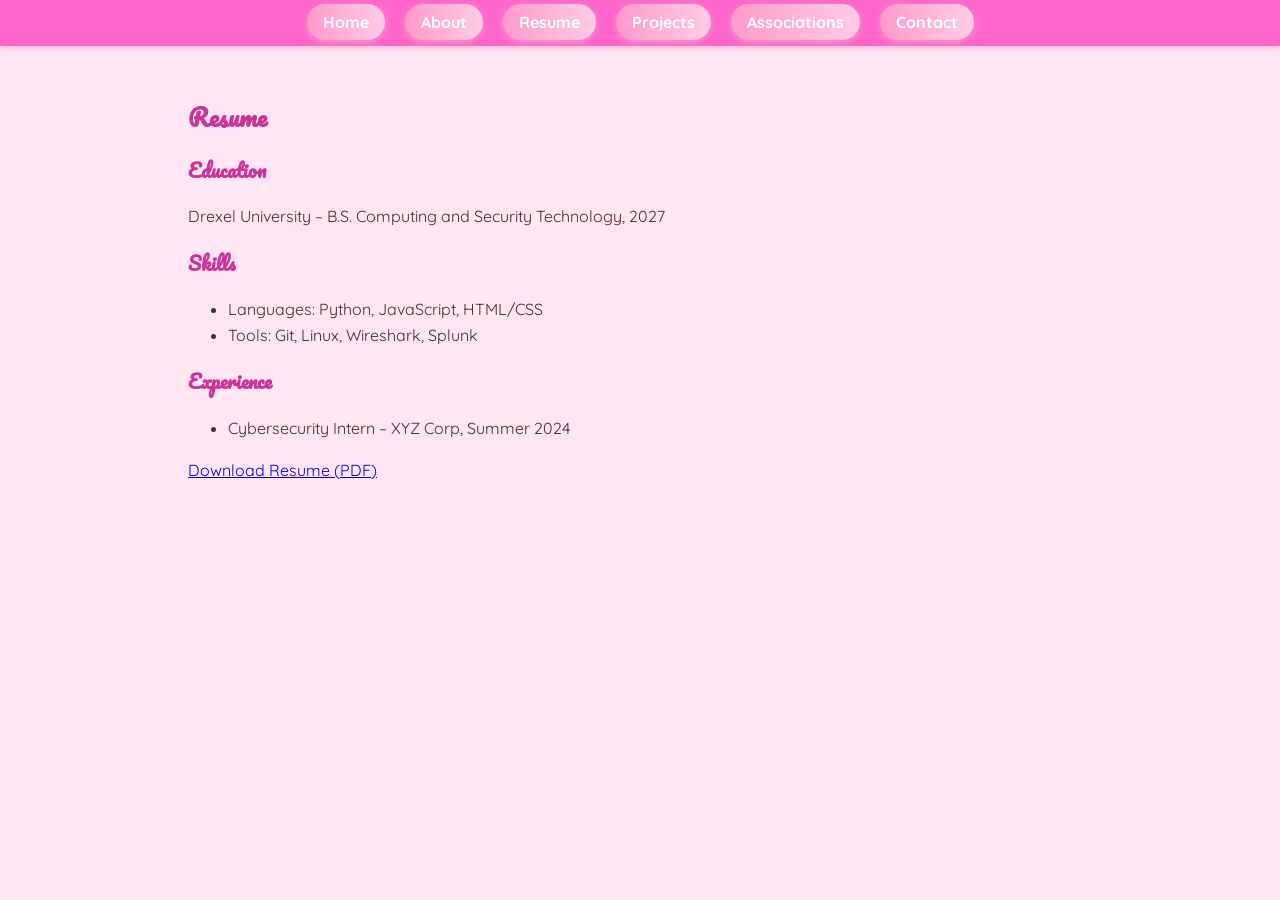
<file: portfolio/resume.html>
<!DOCTYPE html>
<html lang="en">
<head>
  <meta charset="UTF-8">
  <meta name="viewport" content="width=device-width, initial-scale=1.0">
  <title>Resume | Your Name</title>
  <link rel="stylesheet" href="css/style.css">
  <link rel="stylesheet" href="https://cdn.jsdelivr.net/npm/aos@2.3.4/dist/aos.css">
</head>
<body>

  <nav>
    <ul class="nav-links">
      <li><a href="index.html">Home</a></li>
      <li><a href="about.html">About</a></li>
      <li><a href="resume.html">Resume</a></li>
      <li><a href="projects.html">Projects</a></li>
      <li><a href="associations.html">Associations</a></li>
      <li><a href="contact.html">Contact</a></li>
    </ul>
    <div class="burger">
      <div></div>
      <div></div>
      <div></div>
    </div>
  </nav>

  <div class="container"> 
    <main>
      <h2 data-aos="fade-up">Resume</h2>

      <h3 data-aos="fade-right">Education</h3>
      <p>Drexel University – B.S. Computing and Security Technology, 2027</p>

      <h3 data-aos="fade-right">Skills</h3>
      <ul>
        <li>Languages: Python, JavaScript, HTML/CSS</li>
        <li>Tools: Git, Linux, Wireshark, Splunk</li>
      </ul>

      <h3 data-aos="fade-right">Experience</h3>
      <ul>
        <li>Cybersecurity Intern – XYZ Corp, Summer 2024</li>
      </ul>

      <p><a href="pdf/resume.pdf" download>Download Resume (PDF)</a></p>
    </main>
  </div>
  <script src="https://cdn.jsdelivr.net/npm/aos@2.3.4/dist/aos.js"></script>
  <script src="js/script.js"></script>

</body>
</html>
</file>
<file: css/style.css>
/* import fonts  */
@import url('https://fonts.googleapis.com/css2?family=Pacifico&family=Quicksand:wght@400;600&display=swap');

/* global box-sizing */
*, *::before, *::after {
  box-sizing: border-box;
}

/* full height and safe overflow handling */
html, body {
  min-height: 100vh;
  height: auto;
  overflow-x: hidden;
  margin: 0;
  padding: 0;
}

/* global styles */
body {
  font-family: 'Quicksand', sans-serif;
  line-height: 1.6;
  background-color: #ffe6f2;
  color: #4b2e2e;
}

/* container to center everything */
.container {
  max-width: 1000px;
  margin: 0 auto;
  padding: 0 1rem;
  padding-bottom: 6rem;
}

/* main content area */
main {
  padding: 2rem;
  padding-bottom: 6rem;
  width: 100%;
}

h1, h2, h3 {
  font-family: 'Pacifico', cursive;
  color: #cc3399;
}

/* section styling */
section {
  margin-bottom: 2rem;
  border-left: 5px solid #ffb6c1;
  padding-left: 1rem;
  background-color: #fff0f5;
  border-radius: 10px;
  box-shadow: 0 4px 12px rgba(255, 182, 193, 0.2);
}

img {
  max-width: 100%;
  height: auto;
  display: block;
  margin: 20px auto;
  border: 3px solid #ffcce6;
  border-radius: 20px;
  transition: transform 0.3s ease-in-out;
}

img:hover {
  transform: scale(1.05);
}

/* navbar */
nav {
  background-color: #ff66cc;
  padding: 10px 0;
  box-shadow: 0 2px 6px rgba(255, 105, 180, 0.4);
}

.nav-links {
  display: flex;
  justify-content: center;
  gap: 20px;
  list-style: none;
  padding: 0;
  margin: 0;
}

.nav-links li a {
  color: white;
  text-decoration: none;
  font-weight: bold;
  padding: 8px 16px;
  border-radius: 25px;
  background: linear-gradient(to right, #ff99cc, #ffcce6);
  box-shadow: 0 2px 6px rgba(255, 182, 193, 0.6);
  transition: background 0.3s, color 0.3s;
}

.nav-links li a:hover {
  background: linear-gradient(to right, #ffcce6, #ff99cc);
  color: #fff;
}

/* burger menu */
.burger {
  display: none;
  flex-direction: column;
  cursor: pointer;
  margin-left: 20px;
}

.burger div {
  width: 25px;
  height: 3px;
  background-color: white;
  margin: 4px;
  transition: all 0.3s ease;
}

/* association blocks */
.org {
  display: flex;
  align-items: center;
  gap: 1.5rem;
  margin-bottom: 2rem;
  padding: 1rem;
  background-color: #fff0f5;
  border-radius: 12px;
  box-shadow: 0 4px 10px rgba(255, 182, 193, 0.2);
  width: 100%;
}

.org img {
  border-radius: 10px;
  border: 2px solid #ffcce6;
  box-shadow: 0 2px 10px rgba(255, 182, 193, 0.3);
}

/* fancybox image spacing */
[data-fancybox] {
  display: inline-block;
  margin: 10px;
}

/* profile picture styling */
.profile-pic {
  width: 150px;
  height: 150px;
  object-fit: cover;
  border-radius: 50%;
  display: block;
  margin: 20px auto;
  box-shadow: 0 4px 12px rgba(0, 0, 0, 0.2);
  border: 3px solid #ffb6c1;
}

/* responsive design */
@media (max-width: 768px) {
  .nav-links {
    flex-direction: column;
    background-color: #ffccdd;
    width: 100%;
    display: none;
    text-align: center;
  }

  .nav-links li {
    margin: 15px 0;
  }

  .nav-links.nav-active {
    display: flex;
  }

  .burger {
    display: flex;
  }

  main {
    padding: 1rem;
    padding-bottom: 6rem;
  }

  h1, h2, h3 {
    font-size: 1.4rem;
    text-align: center;
  }

  p, ul, li, a {
    font-size: 1rem;
    line-height: 1.6;
  }

  .profile-pic {
    width: 150px;
    height: 150px;
  }

  .columns {
    flex-direction: column;
  }

  .org {
    flex-direction: column;
    align-items: center;
    width: 100%;
    max-width: 95%;
    margin: 0 auto 2rem auto;
  }

  .org img {
    margin: 0 auto;
  }

  .org p,
  .org a {
    text-align: left;
    width: 90%;
    max-width: 300px;
    margin: 0 auto;
  }

}
</file>
<file: portfolio/css/style.css>
/* Import cute fonts */
@import url('https://fonts.googleapis.com/css2?family=Pacifico&family=Quicksand:wght@400;600&display=swap');

/* Global box-sizing */
*, *::before, *::after {
  box-sizing: border-box;
}

/* Full height and safe overflow handling */
html, body {
  min-height: 100vh;
  height: auto;
  overflow-x: hidden;
  margin: 0;
  padding: 0;
}

/* Global styles */
body {
  font-family: 'Quicksand', sans-serif;
  line-height: 1.6;
  background-color: #ffe6f2;
  color: #4b2e2e;
}

/* Container to center everything */
.container {
  max-width: 1000px;
  margin: 0 auto;
  padding: 0 1rem;
  padding-bottom: 6rem;
}

/* Main content area */
main {
  padding: 2rem;
  padding-bottom: 6rem;
  width: 100%;
}

h1, h2, h3 {
  font-family: 'Pacifico', cursive;
  color: #cc3399;
}

/* Section styling */
section {
  margin-bottom: 2rem;
  border-left: 5px solid #ffb6c1;
  padding-left: 1rem;
  background-color: #fff0f5;
  border-radius: 10px;
  box-shadow: 0 4px 12px rgba(255, 182, 193, 0.2);
}

img {
  max-width: 100%;
  height: auto;
  display: block;
  margin: 20px auto;
  border: 3px solid #ffcce6;
  border-radius: 20px;
  transition: transform 0.3s ease-in-out;
}

img:hover {
  transform: scale(1.05);
}

/* Navbar */
nav {
  background-color: #ff66cc;
  padding: 10px 0;
  box-shadow: 0 2px 6px rgba(255, 105, 180, 0.4);
}

.nav-links {
  display: flex;
  justify-content: center;
  gap: 20px;
  list-style: none;
  padding: 0;
  margin: 0;
}

.nav-links li a {
  color: white;
  text-decoration: none;
  font-weight: bold;
  padding: 8px 16px;
  border-radius: 25px;
  background: linear-gradient(to right, #ff99cc, #ffcce6);
  box-shadow: 0 2px 6px rgba(255, 182, 193, 0.6);
  transition: background 0.3s, color 0.3s;
}

.nav-links li a:hover {
  background: linear-gradient(to right, #ffcce6, #ff99cc);
  color: #fff;
}

/* Burger menu */
.burger {
  display: none;
  flex-direction: column;
  cursor: pointer;
  margin-left: 20px;
}

.burger div {
  width: 25px;
  height: 3px;
  background-color: white;
  margin: 4px;
  transition: all 0.3s ease;
}

/* Association blocks */
.org {
  display: flex;
  align-items: center;
  gap: 1.5rem;
  margin-bottom: 2rem;
  padding: 1rem;
  background-color: #fff0f5;
  border-radius: 12px;
  box-shadow: 0 4px 10px rgba(255, 182, 193, 0.2);
  width: 100%;
}

.org img {
  border-radius: 10px;
  border: 2px solid #ffcce6;
  box-shadow: 0 2px 10px rgba(255, 182, 193, 0.3);
}

/* Fancybox image spacing */
[data-fancybox] {
  display: inline-block;
  margin: 10px;
}

/* Profile picture styling */
.profile-pic {
  width: 150px;
  height: 150px;
  object-fit: cover;
  border-radius: 50%;
  display: block;
  margin: 20px auto;
  box-shadow: 0 4px 12px rgba(0, 0, 0, 0.2);
  border: 3px solid #ffb6c1;
}

/* Responsive design */
@media (max-width: 768px) {
  .nav-links {
    flex-direction: column;
    background-color: #ffccdd;
    width: 100%;
    display: none;
    text-align: center;
  }

  .nav-links li {
    margin: 15px 0;
  }

  .nav-links.nav-active {
    display: flex;
  }

  .burger {
    display: flex;
  }

  main {
    padding: 1rem;
    padding-bottom: 6rem;
  }

  h1, h2, h3 {
    font-size: 1.4rem;
    text-align: center;
  }

  p, ul, li, a {
    font-size: 1rem;
    line-height: 1.6;
  }

  .profile-pic {
    width: 150px;
    height: 150px;
  }

  .columns {
    flex-direction: column;
  }

  .org {
    flex-direction: column;
    align-items: center;
    width: 100%;
    max-width: 95%;
    margin: 0 auto 2rem auto;
  }

  .org img {
    margin: 0 auto;
  }

  .org p,
  .org a {
    text-align: left;
    width: 90%;
    max-width: 300px;
    margin: 0 auto;
  }
}
</file>
<file: deploy/css/styles.css>
/*! normalize.css v8.0.0 | MIT License | github.com/necolas/normalize.css */
/* Document
   ========================================================================== */
/**
 * 1. Correct the line height in all browsers.
 * 2. Prevent adjustments of font size after orientation changes in iOS.
 */
html {
  line-height: 1.15; /* 1 */
  -webkit-text-size-adjust: 100%; /* 2 */
}

/* Sections
   ========================================================================== */
/**
 * Remove the margin in all browsers.
 */
body {
  margin: 0;
}

/**
 * Correct the font size and margin on `h1` elements within `section` and
 * `article` contexts in Chrome, Firefox, and Safari.
 */
h1 {
  font-size: 2em;
  margin: 0.67em 0;
}

/* Grouping content
   ========================================================================== */
/**
 * 1. Add the correct box sizing in Firefox.
 * 2. Show the overflow in Edge and IE.
 */
hr {
  -webkit-box-sizing: content-box;
          box-sizing: content-box; /* 1 */
  height: 0; /* 1 */
  overflow: visible; /* 2 */
}

/**
 * 1. Correct the inheritance and scaling of font size in all browsers.
 * 2. Correct the odd `em` font sizing in all browsers.
 */
pre {
  font-family: monospace, monospace; /* 1 */
  font-size: 1em; /* 2 */
}

/* Text-level semantics
   ========================================================================== */
/**
 * Remove the gray background on active links in IE 10.
 */
a {
  background-color: transparent;
}

/**
 * 1. Remove the bottom border in Chrome 57-
 * 2. Add the correct text decoration in Chrome, Edge, IE, Opera, and Safari.
 */
abbr[title] {
  border-bottom: none; /* 1 */
  text-decoration: underline; /* 2 */
  -webkit-text-decoration: underline dotted;
          text-decoration: underline dotted; /* 2 */
}

/**
 * Add the correct font weight in Chrome, Edge, and Safari.
 */
b,
strong {
  font-weight: bolder;
}

/**
 * 1. Correct the inheritance and scaling of font size in all browsers.
 * 2. Correct the odd `em` font sizing in all browsers.
 */
code,
kbd,
samp {
  font-family: monospace, monospace; /* 1 */
  font-size: 1em; /* 2 */
}

/**
 * Add the correct font size in all browsers.
 */
small {
  font-size: 80%;
}

/**
 * Prevent `sub` and `sup` elements from affecting the line height in
 * all browsers.
 */
sub,
sup {
  font-size: 75%;
  line-height: 0;
  position: relative;
  vertical-align: baseline;
}

sub {
  bottom: -0.25em;
}

sup {
  top: -0.5em;
}

/* Embedded content
   ========================================================================== */
/**
 * Remove the border on images inside links in IE 10.
 */
img {
  border-style: none;
}

/* Forms
   ========================================================================== */
/**
 * 1. Change the font styles in all browsers.
 * 2. Remove the margin in Firefox and Safari.
 */
button,
input,
optgroup,
select,
textarea {
  font-family: inherit; /* 1 */
  font-size: 100%; /* 1 */
  line-height: 1.15; /* 1 */
  margin: 0; /* 2 */
}

/**
 * Show the overflow in IE.
 * 1. Show the overflow in Edge.
 */
button,
input { /* 1 */
  overflow: visible;
}

/**
 * Remove the inheritance of text transform in Edge, Firefox, and IE.
 * 1. Remove the inheritance of text transform in Firefox.
 */
button,
select { /* 1 */
  text-transform: none;
}

/**
 * Correct the inability to style clickable types in iOS and Safari.
 */
button,
[type=button],
[type=reset],
[type=submit] {
  -webkit-appearance: button;
}

/**
 * Remove the inner border and padding in Firefox.
 */
button::-moz-focus-inner,
[type=button]::-moz-focus-inner,
[type=reset]::-moz-focus-inner,
[type=submit]::-moz-focus-inner {
  border-style: none;
  padding: 0;
}

/**
 * Restore the focus styles unset by the previous rule.
 */
button:-moz-focusring,
[type=button]:-moz-focusring,
[type=reset]:-moz-focusring,
[type=submit]:-moz-focusring {
  outline: 1px dotted ButtonText;
}

/**
 * Correct the padding in Firefox.
 */
fieldset {
  padding: 0.35em 0.75em 0.625em;
}

/**
 * 1. Correct the text wrapping in Edge and IE.
 * 2. Correct the color inheritance from `fieldset` elements in IE.
 * 3. Remove the padding so developers are not caught out when they zero out
 *    `fieldset` elements in all browsers.
 */
legend {
  -webkit-box-sizing: border-box;
          box-sizing: border-box; /* 1 */
  color: inherit; /* 2 */
  display: table; /* 1 */
  max-width: 100%; /* 1 */
  padding: 0; /* 3 */
  white-space: normal; /* 1 */
}

/**
 * Add the correct vertical alignment in Chrome, Firefox, and Opera.
 */
progress {
  vertical-align: baseline;
}

/**
 * Remove the default vertical scrollbar in IE 10+.
 */
textarea {
  overflow: auto;
}

/**
 * 1. Add the correct box sizing in IE 10.
 * 2. Remove the padding in IE 10.
 */
[type=checkbox],
[type=radio] {
  -webkit-box-sizing: border-box;
          box-sizing: border-box; /* 1 */
  padding: 0; /* 2 */
}

/**
 * Correct the cursor style of increment and decrement buttons in Chrome.
 */
[type=number]::-webkit-inner-spin-button,
[type=number]::-webkit-outer-spin-button {
  height: auto;
}

/**
 * 1. Correct the odd appearance in Chrome and Safari.
 * 2. Correct the outline style in Safari.
 */
[type=search] {
  -webkit-appearance: textfield; /* 1 */
  outline-offset: -2px; /* 2 */
}

/**
 * Remove the inner padding in Chrome and Safari on macOS.
 */
[type=search]::-webkit-search-decoration {
  -webkit-appearance: none;
}

/**
 * 1. Correct the inability to style clickable types in iOS and Safari.
 * 2. Change font properties to `inherit` in Safari.
 */
::-webkit-file-upload-button {
  -webkit-appearance: button; /* 1 */
  font: inherit; /* 2 */
}

/* Interactive
   ========================================================================== */
/*
 * Add the correct display in Edge, IE 10+, and Firefox.
 */
details {
  display: block;
}

/*
 * Add the correct display in all browsers.
 */
summary {
  display: list-item;
}

/* Misc
   ========================================================================== */
/**
 * Add the correct display in IE 10+.
 */
template {
  display: none;
}

/**
 * Add the correct display in IE 10.
 */
[hidden] {
  display: none;
}

/* =============
    Base
============= */
/* =============
    Mixins
============= */
/* =============
    Variables
============= */
:root {
  --black: #000000;
  --white: #ffffff;
  --white80: #FFFFFF33;
  --ghostWhite: #F0FAFF;
  --lilyWhite: #ECF9FF;
  --snowdrop: #F9FDFF;
  --aqua: #00E5CC;
  --nightBlue: #060640;
  --grey: #9090A7;
  --jaguar: #000020;
}

/* ---------------- Font Sizing ---------------- */
html {
  font-size: 100%;
}

/* ---------------- Media Queries ---------------- */
h1, h2, h3, h4, h5, h6 {
  margin: 0;
  padding: 0;
}

p {
  margin: 0;
  padding: 0;
}

ul {
  margin: 0;
  padding: 0;
}
ul li {
  list-style: none;
}

.img-scaler {
  width: 100%;
}

.content-padding {
  padding: 40px 24px;
}
@media (min-width: 1200px) {
  .content-padding {
    padding: 100px 24px;
  }
}

/* =============
    Typography
============= */
body {
  font-family: "Open Sans", sans-serif;
}

.section-title {
  color: var(--nightBlue);
  font-size: 3.125rem;
  line-height: 4.0625rem;
}
.section-title span {
  position: relative;
}
.section-title span img {
  position: absolute;
  top: 0;
  left: 6px;
}

.body-grey-text {
  color: var(--grey);
  font-weight: 600;
  line-height: 1.75rem;
}

/* =============
    Buttons
============= */
a {
  text-decoration: none;
}

.nightBlue-link {
  background-color: var(--nightBlue);
  color: var(--white);
  font-size: 0.875rem;
  font-weight: 600;
  line-height: 1.5rem;
  padding: 22px 26px;
  border-radius: 6px;
  display: inline-block;
}

.nightBlue-btn {
  background-color: var(--nightBlue);
  color: var(--white);
  font-size: 0.875rem;
  font-weight: 600;
  line-height: 1.5rem;
  padding: 22px 26px;
  border-radius: 6px;
  border: none;
}

/* =============
    Forms
============= */
[type=text], [type=password], [type=date], [type=datetime], [type=datetime-local], [type=month], [type=week], [type=email], [type=number], [type=search], [type=tel], [type=time], [type=url], [type=color], textarea {
  -webkit-box-shadow: none;
          box-shadow: none;
}

[type=text]:focus, [type=password]:focus, [type=date]:focus, [type=datetime]:focus, [type=datetime-local]:focus, [type=month]:focus, [type=week]:focus, [type=email]:focus, [type=number]:focus, [type=search]:focus, [type=tel]:focus, [type=time]:focus, [type=url]:focus, [type=color]:focus, textarea:focus {
  -webkit-box-shadow: none;
          box-shadow: none;
}

input[type=text],
input[type=email],
input[type=password],
textarea {
  -webkit-appearance: none;
}

/* =============
    Navigation
============= */
/* =============
    Header
============= */
/* =============
    Footer
============= */
/* =============
    Hero
============= */
#hero {
  background-color: var(--lilyWhite);
  padding: 56px 24px;
}
@media (min-width: 1200px) {
  #hero {
    padding: 100px 24px;
  }
}
@media (min-width: 768px) {
  #hero #hero-content-container {
    display: -ms-grid;
    display: grid;
        grid-template-areas: "hero-img" "hero-content";
  }
}
@media (min-width: 1200px) {
  #hero #hero-content-container {
    -ms-grid-columns: 40% auto;
    grid-template-columns: 40% auto;
        grid-template-areas: "hero-content hero-img";
    max-width: 1200px;
    margin: 0 auto;
  }
}
@media (min-width: 768px) {
  #hero #hero-content-container section {
    grid-area: hero-content;
    padding: 0 15vw;
  }
}
@media (min-width: 992px) {
  #hero #hero-content-container section {
    padding: 0 25vw;
  }
}
@media (min-width: 1200px) {
  #hero #hero-content-container section {
    padding: 0;
  }
}
#hero #hero-content-container section article p {
  margin-top: 24px;
  margin-bottom: 24px;
}
#hero #hero-content-container section article button {
  background-color: var(--white);
  border: none;
  height: 60px;
  width: 60px;
  border-radius: 100px;
  margin-left: 30px;
}
#hero #hero-content-container section #hero-card {
  background-color: var(--snowdrop);
  margin-top: 70px;
  padding: 24px 20px;
  border-radius: 12px;
}
#hero #hero-content-container section #hero-card #stats-bar {
  display: -webkit-box;
  display: -ms-flexbox;
  display: flex;
  -webkit-box-align: center;
      -ms-flex-align: center;
          align-items: center;
}
#hero #hero-content-container section #hero-card #stats-bar #star-icon {
  margin-left: auto;
  margin-right: 8px;
}
#hero #hero-content-container section #hero-card #stats-bar h5 {
  color: var(--nightBlue);
  font-weight: 600;
  font-size: 0.875rem;
}
#hero #hero-content-container section #hero-card h5 {
  color: var(--nightBlue);
  font-weight: 600;
  font-size: 0.875rem;
}
#hero #hero-content-container section #hero-card #card-info {
  font-size: 0.875rem;
  font-weight: 600;
  color: var(--grey);
  margin-bottom: 0;
}
@media (min-width: 768px) {
  #hero #hero-content-container aside {
    grid-area: hero-img;
  }
}
@media (min-width: 768px) {
  #hero #hero-content-container section {
    -ms-grid-row: 2;
    -ms-grid-column: 1;
  }
  #hero #hero-content-container aside {
    -ms-grid-row: 1;
    -ms-grid-column: 1;
  }
}
@media (min-width: 1200px) {
  #hero #hero-content-container section {
    -ms-grid-row: 1;
    -ms-grid-column: 1;
  }
  #hero #hero-content-container aside {
    -ms-grid-row: 1;
    -ms-grid-column: 2;
  }
}

/* =============
    Packages
============= */
#packages {
  background-color: var(--lilyWhite);
  padding: 100px 24px;
}
#packages #top-content {
  text-align: center;
}
@media (min-width: 768px) {
  #packages #top-content {
    display: -webkit-box;
    display: -ms-flexbox;
    display: flex;
    -webkit-box-align: center;
        -ms-flex-align: center;
            align-items: center;
  }
}
@media (min-width: 992px) {
  #packages #top-content {
    margin-bottom: 70px;
  }
}
@media (min-width: 1200px) {
  #packages #top-content {
    width: 1200px;
    margin: 0 auto 70px;
  }
}
#packages #top-content #package-button-container {
  background-color: var(--white);
  margin: 24px 0;
  display: inline-block;
  padding: 8px;
  border-radius: 10px;
}
@media (min-width: 768px) {
  #packages #top-content #package-button-container {
    margin-left: auto;
  }
}
#packages #top-content #package-button-container button {
  border: none;
}
#packages #top-content #package-button-container #left-arrow {
  background-color: var(--white);
  color: var(--grey);
  padding: 13px 18px;
}
#packages #top-content #package-button-container #right-arrow {
  background-color: var(--aqua);
  color: var(--white);
  padding: 13px 18px;
  border-radius: 8px;
}
@media (min-width: 768px) {
  #packages #package-card-container {
    display: -ms-grid;
    display: grid;
    -ms-grid-columns: (1fr)[4];
    grid-template-columns: repeat(4, 1fr);
        grid-template-areas: "card-1 card-1 card-2 card-2" "...card-3 card-3...";
  }
}
@media (min-width: 1200px) {
  #packages #package-card-container {
    max-width: 1200px;
    margin: 0 auto;
    -ms-grid-columns: 1fr 45px 1fr 45px 1fr;
    grid-template-columns: repeat(3, 1fr);
        grid-template-areas: "card-1 card-2 card-3";
    gap: 45px;
  }
}
#packages #package-card-container .package-card {
  background-color: var(--ghostWhite);
  border: 1px solid var(--white);
  margin-bottom: 48px;
  padding: 16px;
  border-radius: 14px;
}
#packages #package-card-container .package-card .package-card-img {
  width: 100%;
  height: 273px;
  background-position: center;
  background-size: cover;
  border-radius: 14px;
}
#packages #package-card-container .package-card p {
  color: var(--nightBlue);
  font-weight: 600;
  font-size: 1.25rem;
  line-height: 1.75rem;
  margin: 20px 16px;
}
#packages #package-card-container .package-card .package-status-bar {
  display: -webkit-box;
  display: -ms-flexbox;
  display: flex;
  -webkit-box-align: center;
      -ms-flex-align: center;
          align-items: center;
}
#packages #package-card-container .package-card .package-status-bar .user-icons {
  display: -webkit-box;
  display: -ms-flexbox;
  display: flex;
  -webkit-box-align: center;
      -ms-flex-align: center;
          align-items: center;
}
#packages #package-card-container .package-card .package-status-bar .user-icons li {
  height: 36px;
  width: 36px;
  border-radius: 100%;
  border: 1px solid var(--white);
  margin-right: -15px;
}
#packages #package-card-container .package-card .package-status-bar h4 {
  color: var(--grey);
  font-weight: 600;
  font-size: 0.875rem;
  line-height: 1.75rem;
  margin-left: 20px;
}
#packages #package-card-container .package-card .package-status-bar h3 {
  color: var(--aqua);
  font-weight: 600;
  font-size: 0.875rem;
  line-height: 1.75rem;
  margin-left: auto;
}
@media (min-width: 768px) {
  #packages #package-card-container #card-1 {
    grid-area: card-1;
  }
}
#packages #package-card-container #card-1 .package-card-img {
  background: url("../img/packages/card1.jpg");
}
#packages #package-card-container #card-1 .icon-1 {
  background-image: url("../img/packages/user1.jpg");
}
#packages #package-card-container #card-1 .icon-3 {
  background-image: url("../img/packages/user3.jpg");
  background-position: 80% 80%;
}
#packages #package-card-container #card-1 .icon-2 {
  background-image: url("../img/packages/user2.jpg");
}
@media (min-width: 768px) {
  #packages #package-card-container #card-2 {
    grid-area: card-2;
  }
}
#packages #package-card-container #card-2 .package-card-img {
  background: url("../img/packages/card3.jpg");
}
#packages #package-card-container #card-2 .icon-1 {
  background-image: url("../img/packages/user5.jpg");
  background-position: 50% 40%;
}
#packages #package-card-container #card-2 .icon-3 {
  background-image: url("../img/packages/user3.jpg");
  background-position: 80% 80%;
}
#packages #package-card-container #card-2 .icon-2 {
  background-image: url("../img/packages/user4.jpg");
  background-position: 20% 20%;
}
@media (min-width: 768px) {
  #packages #package-card-container #card-3 {
    grid-area: card-3;
  }
}
#packages #package-card-container #card-3 .package-card-img {
  background: url("../img/packages/card2.jpg");
}
#packages #package-card-container #card-3 .icon-1 {
  background-image: url("../img/packages/user5.jpg");
  background-position: 50% 40%;
}
#packages #package-card-container #card-3 .icon-3 {
  background-image: url("../img/packages/user3.jpg");
  background-position: 80% 80%;
}
#packages #package-card-container #card-3 .icon-2 {
  background-image: url("../img/packages/user4.jpg");
  background-position: 20% 20%;
}

/* =============
    Newsletter
============= */
#newsletter {
  margin-bottom: 100px;
}
#newsletter #newsletter-content {
  background-color: var(--lilyWhite);
  padding: 60px 16px;
}
@media (min-width: 768px) {
  #newsletter #newsletter-content {
    padding: 60px 20vw;
  }
}
@media (min-width: 992px) {
  #newsletter #newsletter-content {
    display: -ms-grid;
    display: grid;
    -ms-grid-columns: 55% 60px auto;
    grid-template-columns: 55% auto;
    padding: 0px 0px;
    gap: 60px;
  }
}
@media (min-width: 1200px) {
  #newsletter #newsletter-content {
    -ms-grid-columns: 65% auto;
    grid-template-columns: 65% auto;
    width: 1200px;
    margin: 0 auto;
  }
}
@media (min-width: 992px) {
  #newsletter #newsletter-content #newsletter-left {
    padding: 60px 0px 60px 60px;
  }
}
#newsletter #newsletter-content #newsletter-left p {
  margin: 16px 0;
}
@media (min-width: 768px) {
  #newsletter #newsletter-content #newsletter-left form {
    display: -webkit-box;
    display: -ms-flexbox;
    display: flex;
    padding: 12px 8px;
    background-color: var(--white);
    border-radius: 8px;
    -webkit-box-align: center;
        -ms-flex-align: center;
            align-items: center;
  }
}
#newsletter #newsletter-content #newsletter-left form input {
  border: none;
  color: var(--grey);
  font-weight: 600;
  width: 100%;
  padding: 24px 8px;
  -webkit-box-sizing: border-box;
          box-sizing: border-box;
  border-radius: 8px;
  margin-bottom: 16px;
}
@media (min-width: 768px) {
  #newsletter #newsletter-content #newsletter-left form input {
    margin-bottom: 0;
  }
}
#newsletter #newsletter-content #newsletter-left form ::-webkit-input-placeholder {
  color: var(--grey);
  opacity: 1; /* Firefox */
}
#newsletter #newsletter-content #newsletter-left form ::-moz-placeholder {
  color: var(--grey);
  opacity: 1; /* Firefox */
}
#newsletter #newsletter-content #newsletter-left form :-ms-input-placeholder {
  color: var(--grey);
  opacity: 1; /* Firefox */
}
#newsletter #newsletter-content #newsletter-left form ::-ms-input-placeholder {
  color: var(--grey);
  opacity: 1; /* Firefox */
}
#newsletter #newsletter-content #newsletter-left form ::placeholder {
  color: var(--grey);
  opacity: 1; /* Firefox */
}
#newsletter #newsletter-content #newsletter-left form ::-ms-input-placeholder { /* Edge 12-18 */
  color: var(--grey);
}
#newsletter #newsletter-content #newsletter-left form div {
  text-align: right;
}
#newsletter #newsletter-content aside {
  display: none;
}
@media (min-width: 992px) {
  #newsletter #newsletter-content aside {
    display: block;
    margin-top: -50px;
  }
}
/* =============
    Process
============= */
#process #process-title {
  text-align: center;
}
#process #process-title .work-p {
  margin: 12px 0 24px;
}
@media (min-width: 768px) {
  #process #process-title .work-p {
    padding: 0 20vw;
  }
}
@media (min-width: 1200px) {
  #process #process-title .work-p {
    padding: 0 30vw;
  }
}
@media (min-width: 768px) {
  #process ul {
    display: -ms-grid;
    display: grid;
    -ms-grid-columns: 1fr 24px 1fr 24px 1fr 24px 1fr;
    grid-template-columns: repeat(4, 1fr);
    -ms-grid-rows: auto 24px auto;
        grid-template-areas: "card-1 card-1 card-2 card-2" "....card-3 card-3....";
    gap: 24px;
  }
  #process ul > #card-1 {
    -ms-grid-row: 1;
    -ms-grid-column: 1;
    -ms-grid-column-span: 3;
  }
  #process ul > #card-2 {
    -ms-grid-row: 1;
    -ms-grid-column: 5;
    -ms-grid-column-span: 3;
  }
}
@media (min-width: 992px) {
  #process ul {
    -ms-grid-columns: (1fr)[3];
    grid-template-columns: repeat(3, 1fr);
        grid-template-areas: "card-1 card-2 card-3";
  }
  #process ul > #card-1 {
    -ms-grid-row: 1;
    -ms-grid-column: 1;
    -ms-grid-column-span: 1;
  }
  #process ul > #card-2 {
    -ms-grid-row: 1;
    -ms-grid-column: 2;
    -ms-grid-column-span: 1;
  }
  #process ul > #card-3 {
    -ms-grid-row: 1;
    -ms-grid-column: 3;
  }
}
@media (min-width: 1200px) {
  #process ul {
    width: 1200px;
    margin: 0 auto;
  }
}
#process ul li {
  background-color: var(--white);
  border: 1px solid var(--lilyWhite);
  margin-bottom: 24px;
  padding: 30px;
  border-radius: 12px;
}
@media (min-width: 768px) {
  #process ul li {
    margin-bottom: 0;
  }
}
#process ul li h2 {
  color: var(--nightBlue);
  margin: 40px 0 12px;
  font-size: 1.5rem;
  font-weight: 600;
}
@media (min-width: 768px) {
  #process ul #card-1 {
    grid-area: card-1;
  }
}
@media (min-width: 768px) {
  #process ul #card-2 {
    grid-area: card-2;
  }
}
@media (min-width: 768px) {
  #process ul #card-3 {
    grid-area: card-3;
  }
}
@media (min-width: 768px) {
  #packages #package-card-container #card-1 {
    -ms-grid-row: 1;
    -ms-grid-column: 1;
    -ms-grid-column-span: 2;
  }
  #packages #package-card-container #card-2 {
    -ms-grid-row: 1;
    -ms-grid-column: 3;
    -ms-grid-column-span: 2;
  }
  #process ul #card-1 {
    -ms-grid-row: 1;
    -ms-grid-column: 1;
    -ms-grid-column-span: 2;
  }
  #process ul > #card-1 {
    -ms-grid-row: 1;
    -ms-grid-column: 1;
    -ms-grid-column-span: 3;
  }
  #process ul #card-2 {
    -ms-grid-row: 1;
    -ms-grid-column: 3;
    -ms-grid-column-span: 2;
  }
  #process ul > #card-2 {
    -ms-grid-row: 1;
    -ms-grid-column: 5;
    -ms-grid-column-span: 3;
  }
}
@media (min-width: 1200px) {
  #packages #package-card-container #card-1 {
    -ms-grid-row: 1;
    -ms-grid-column: 1;
    -ms-grid-column-span: 1;
  }
  #packages #package-card-container #card-2 {
    -ms-grid-row: 1;
    -ms-grid-column: 3;
    -ms-grid-column-span: 1;
  }
  #packages #package-card-container #card-3 {
    -ms-grid-row: 1;
    -ms-grid-column: 5;
  }
  #process ul #card-1 {
    -ms-grid-row: 1;
    -ms-grid-column: 1;
    -ms-grid-column-span: 1;
  }
  #process ul #card-2 {
    -ms-grid-row: 1;
    -ms-grid-column: 3;
    -ms-grid-column-span: 1;
  }
  #process ul #card-3 {
    -ms-grid-row: 1;
    -ms-grid-column: 5;
  }
}
@media (min-width: 992px) {
  #process ul > #card-1 {
    -ms-grid-row: 1;
    -ms-grid-column: 1;
    -ms-grid-column-span: 1;
  }
  #process ul > #card-2 {
    -ms-grid-row: 1;
    -ms-grid-column: 2;
    -ms-grid-column-span: 1;
  }
  #process ul > #card-3 {
    -ms-grid-row: 1;
    -ms-grid-column: 3;
  }
}
#process ul .selected {
  -webkit-box-shadow: 0px 20px 50px 0px rgba(3, 3, 37, 0.025);
          box-shadow: 0px 20px 50px 0px rgba(3, 3, 37, 0.025);
}

/* =============
    Communication/Global
============= */
#communication {
  text-align: center;
}
@media (min-width: 992px) {
  #communication #comms-content {
    width: 992px;
    margin: 0 auto;
  }
}
#communication #comms-content p {
  margin: 24px 0px 48px;
}
@media (min-width: 768px) {
  #communication #comms-content p {
    padding: 0 8vw;
    margin-bottom: 24px;
  }
}
@media (min-width: 1200px) {
  #communication #comms-image {
    width: 1200px;
    margin: 0 auto;
  }
}

/* =============
    About
============= */
#about {
  padding: 40px 24px;
}
@media (min-width: 992px) {
  #about {
    display: -ms-grid;
    display: grid;
    -ms-grid-columns: 50% auto;
    grid-template-columns: 50% auto;
  }
}
@media (min-width: 1200px) {
  #about {
    width: 1200px;
    margin: 0 auto;
  }
}
#about section .about-p {
  margin: 24px 0 40px;
}
@media (min-width: 768px) {
  #about section ul {
    display: -ms-grid;
    display: grid;
    -ms-grid-columns: 50% 16px auto;
    grid-template-columns: 50% auto;
    gap: 16px;
  }
}
@media (min-width: 992px) {
  #about section ul {
    -ms-grid-columns: 1fr;
    grid-template-columns: 1fr;
  }
}
#about section ul li {
  display: -webkit-box;
  display: -ms-flexbox;
  display: flex;
  -webkit-box-align: center;
      -ms-flex-align: center;
          align-items: center;
  margin-bottom: 32px;
}
#about section ul li img {
  margin-right: 16px;
}
#about section ul li h2 {
  color: var(--nightBlue);
  font-size: 1.25rem;
  font-weight: 600;
  margin-bottom: 8px;
}
#about section ul li p {
  color: var(--grey);
  font-size: 0.875rem;
  margin: 0;
}
#about aside {
  margin-top: 68px;
}

/* =============
    mq-demp
============= */
#mq-demo {
  height: 100vh;
  background-color: var(--white);
  display: -webkit-box;
  display: -ms-flexbox;
  display: flex;
  -webkit-box-pack: center;
      -ms-flex-pack: center;
          justify-content: center;
  -webkit-box-align: center;
      -ms-flex-align: center;
          align-items: center;
}
#mq-demo div {
  height: 200px;
  width: 220px;
  background-color: var(--aqua);
}
@media (min-width: 768px) {
  #mq-demo div {
    height: 250px;
    width: 250px;
    background-color: orangered;
  }
}
@media (min-width: 992px) {
  #mq-demo div {
    width: 400px;
    background-color: purple;
  }
}
</file>
